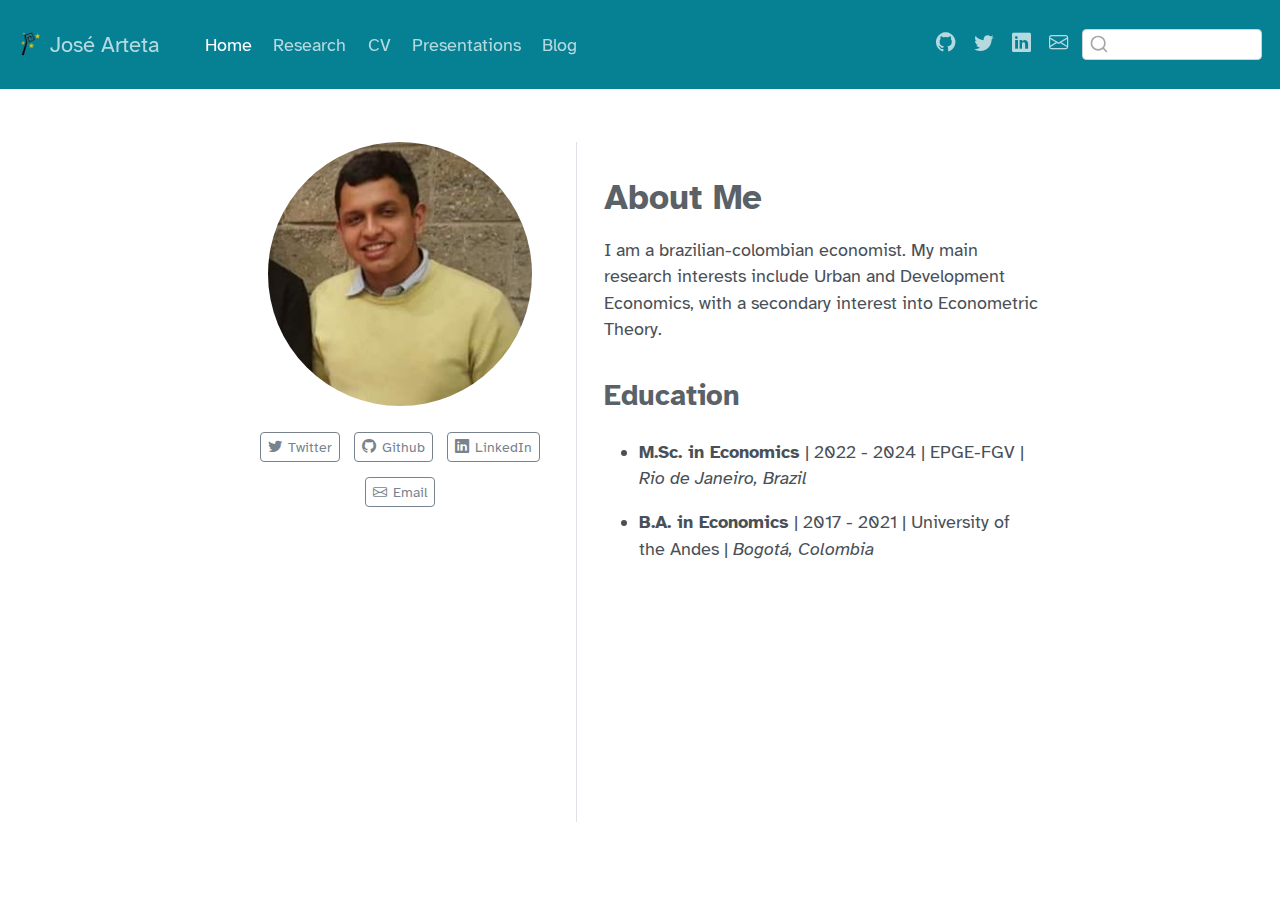
<file: docs/index.html>
<!DOCTYPE html>
<html xmlns="http://www.w3.org/1999/xhtml" lang="en" xml:lang="en"><head>

<meta charset="utf-8">
<meta name="generator" content="quarto-1.3.353">

<meta name="viewport" content="width=device-width, initial-scale=1.0, user-scalable=yes">


<title>José Arteta</title>
<style>
code{white-space: pre-wrap;}
span.smallcaps{font-variant: small-caps;}
div.columns{display: flex; gap: min(4vw, 1.5em);}
div.column{flex: auto; overflow-x: auto;}
div.hanging-indent{margin-left: 1.5em; text-indent: -1.5em;}
ul.task-list{list-style: none;}
ul.task-list li input[type="checkbox"] {
  width: 0.8em;
  margin: 0 0.8em 0.2em -1em; /* quarto-specific, see https://github.com/quarto-dev/quarto-cli/issues/4556 */ 
  vertical-align: middle;
}
</style>


<script src="site_libs/quarto-nav/quarto-nav.js"></script>
<script src="site_libs/clipboard/clipboard.min.js"></script>
<script src="site_libs/quarto-search/autocomplete.umd.js"></script>
<script src="site_libs/quarto-search/fuse.min.js"></script>
<script src="site_libs/quarto-search/quarto-search.js"></script>
<meta name="quarto:offset" content="./">
<link href="./img/favicon.png" rel="icon" type="image/png">
<script src="site_libs/quarto-html/quarto.js"></script>
<script src="site_libs/quarto-html/popper.min.js"></script>
<script src="site_libs/quarto-html/tippy.umd.min.js"></script>
<link href="site_libs/quarto-html/tippy.css" rel="stylesheet">
<link href="site_libs/quarto-html/quarto-syntax-highlighting.css" rel="stylesheet" id="quarto-text-highlighting-styles">
<script src="site_libs/bootstrap/bootstrap.min.js"></script>
<link href="site_libs/bootstrap/bootstrap-icons.css" rel="stylesheet">
<link href="site_libs/bootstrap/bootstrap.min.css" rel="stylesheet" id="quarto-bootstrap" data-mode="light">
<script id="quarto-search-options" type="application/json">{
  "location": "navbar",
  "copy-button": false,
  "collapse-after": 3,
  "panel-placement": "end",
  "type": "textbox",
  "limit": 20,
  "language": {
    "search-no-results-text": "No results",
    "search-matching-documents-text": "matching documents",
    "search-copy-link-title": "Copy link to search",
    "search-hide-matches-text": "Hide additional matches",
    "search-more-match-text": "more match in this document",
    "search-more-matches-text": "more matches in this document",
    "search-clear-button-title": "Clear",
    "search-detached-cancel-button-title": "Cancel",
    "search-submit-button-title": "Submit"
  }
}</script>


</head>

<body class="nav-fixed fullcontent">

<div id="quarto-search-results"></div>
  <header id="quarto-header" class="headroom fixed-top">
    <nav class="navbar navbar-expand-lg navbar-dark ">
      <div class="navbar-container container-fluid">
      <div class="navbar-brand-container">
    <a href="./index.html" class="navbar-brand navbar-brand-logo">
    <img src="./img/logo.png" alt="" class="navbar-logo">
    </a>
    <a class="navbar-brand" href="./index.html">
    <span class="navbar-title">José Arteta</span>
    </a>
  </div>
            <div id="quarto-search" class="" title="Search"></div>
          <button class="navbar-toggler" type="button" data-bs-toggle="collapse" data-bs-target="#navbarCollapse" aria-controls="navbarCollapse" aria-expanded="false" aria-label="Toggle navigation" onclick="if (window.quartoToggleHeadroom) { window.quartoToggleHeadroom(); }">
  <span class="navbar-toggler-icon"></span>
</button>
          <div class="collapse navbar-collapse" id="navbarCollapse">
            <ul class="navbar-nav navbar-nav-scroll me-auto">
  <li class="nav-item">
    <a class="nav-link active" href="./index.html" rel="" target="" aria-current="page">
 <span class="menu-text">Home</span></a>
  </li>  
  <li class="nav-item">
    <a class="nav-link" href="./research/index.html" rel="" target="">
 <span class="menu-text">Research</span></a>
  </li>  
  <li class="nav-item">
    <a class="nav-link" href="./cv/index.html" rel="" target="">
 <span class="menu-text">CV</span></a>
  </li>  
  <li class="nav-item">
    <a class="nav-link" href="./presentations/index.html" rel="" target="">
 <span class="menu-text">Presentations</span></a>
  </li>  
  <li class="nav-item">
    <a class="nav-link" href="./blog/index.html" rel="" target="">
 <span class="menu-text">Blog</span></a>
  </li>  
</ul>
            <ul class="navbar-nav navbar-nav-scroll ms-auto">
  <li class="nav-item compact">
    <a class="nav-link" href="https://github.com/josearteta" rel="" target=""><i class="bi bi-github" role="img">
</i> 
 <span class="menu-text"></span></a>
  </li>  
  <li class="nav-item compact">
    <a class="nav-link" href="https://twitter.com/puentes_arteta" rel="" target=""><i class="bi bi-twitter" role="img">
</i> 
 <span class="menu-text"></span></a>
  </li>  
  <li class="nav-item compact">
    <a class="nav-link" href="https://www.linkedin.com/in/jose-arteta/" rel="" target=""><i class="bi bi-linkedin" role="img">
</i> 
 <span class="menu-text"></span></a>
  </li>  
  <li class="nav-item compact">
    <a class="nav-link" href="mailto:jose.p.arteta@gmail.com" rel="" target=""><i class="bi bi-envelope" role="img" aria-label="email">
</i> 
 <span class="menu-text"></span></a>
  </li>  
</ul>
            <div class="quarto-navbar-tools">
</div>
          </div> <!-- /navcollapse -->
      </div> <!-- /container-fluid -->
    </nav>
</header>
<!-- content -->
<div id="quarto-content" class="quarto-container page-columns page-rows-contents page-layout-article page-navbar">
<!-- sidebar -->
<!-- margin-sidebar -->
    
<!-- main -->
<div class="quarto-about-trestles">
  <div class="about-entity">
    <img src="img/my_image.jpg" class="about-image
  round " style="height: 15em; width: 15em;">
    <div class="about-links">
  <a href="https://twitter.com/puentes_arteta" class="about-link" rel="" target="">
    <i class="bi bi-twitter"></i>
     <span class="about-link-text">Twitter</span>
  </a>
  <a href="https://github.com/josearteta" class="about-link" rel="" target="">
    <i class="bi bi-github"></i>
     <span class="about-link-text">Github</span>
  </a>
  <a href="https://www.linkedin.com/in/jose-arteta/" class="about-link" rel="" target="">
    <i class="bi bi-linkedin"></i>
     <span class="about-link-text">LinkedIn</span>
  </a>
  <a href="mailto:jose.p.arteta@gmail.com" class="about-link" rel="" target="">
    <i class="bi bi-envelope"></i>
     <span class="about-link-text">Email</span>
  </a>
</div>
  </div>
  <div class="about-contents"><main class="content" id="quarto-document-content">
<section id="about-me" class="level1">
<h1>About Me</h1>
<p>I am a brazilian-colombian economist. My main research interests include Urban and Development Economics, with a secondary interest into Econometric Theory.</p>
<section id="education" class="level2">
<h2 data-anchor-id="education">Education</h2>
<ul>
<li><p><strong>M.Sc. in Economics</strong> | 2022 - 2024 | EPGE-FGV | <em>Rio de Janeiro, Brazil</em></p></li>
<li><p><strong>B.A. in Economics</strong> | 2017 - 2021 | University of the Andes | <em>Bogotá, Colombia</em></p></li>
</ul>


</section>
</section>
</main></div>
</div>
 <!-- /main -->
<script id="quarto-html-after-body" type="application/javascript">
window.document.addEventListener("DOMContentLoaded", function (event) {
  const toggleBodyColorMode = (bsSheetEl) => {
    const mode = bsSheetEl.getAttribute("data-mode");
    const bodyEl = window.document.querySelector("body");
    if (mode === "dark") {
      bodyEl.classList.add("quarto-dark");
      bodyEl.classList.remove("quarto-light");
    } else {
      bodyEl.classList.add("quarto-light");
      bodyEl.classList.remove("quarto-dark");
    }
  }
  const toggleBodyColorPrimary = () => {
    const bsSheetEl = window.document.querySelector("link#quarto-bootstrap");
    if (bsSheetEl) {
      toggleBodyColorMode(bsSheetEl);
    }
  }
  toggleBodyColorPrimary();  
  const isCodeAnnotation = (el) => {
    for (const clz of el.classList) {
      if (clz.startsWith('code-annotation-')) {                     
        return true;
      }
    }
    return false;
  }
  const clipboard = new window.ClipboardJS('.code-copy-button', {
    text: function(trigger) {
      const codeEl = trigger.previousElementSibling.cloneNode(true);
      for (const childEl of codeEl.children) {
        if (isCodeAnnotation(childEl)) {
          childEl.remove();
        }
      }
      return codeEl.innerText;
    }
  });
  clipboard.on('success', function(e) {
    // button target
    const button = e.trigger;
    // don't keep focus
    button.blur();
    // flash "checked"
    button.classList.add('code-copy-button-checked');
    var currentTitle = button.getAttribute("title");
    button.setAttribute("title", "Copied!");
    let tooltip;
    if (window.bootstrap) {
      button.setAttribute("data-bs-toggle", "tooltip");
      button.setAttribute("data-bs-placement", "left");
      button.setAttribute("data-bs-title", "Copied!");
      tooltip = new bootstrap.Tooltip(button, 
        { trigger: "manual", 
          customClass: "code-copy-button-tooltip",
          offset: [0, -8]});
      tooltip.show();    
    }
    setTimeout(function() {
      if (tooltip) {
        tooltip.hide();
        button.removeAttribute("data-bs-title");
        button.removeAttribute("data-bs-toggle");
        button.removeAttribute("data-bs-placement");
      }
      button.setAttribute("title", currentTitle);
      button.classList.remove('code-copy-button-checked');
    }, 1000);
    // clear code selection
    e.clearSelection();
  });
  function tippyHover(el, contentFn) {
    const config = {
      allowHTML: true,
      content: contentFn,
      maxWidth: 500,
      delay: 100,
      arrow: false,
      appendTo: function(el) {
          return el.parentElement;
      },
      interactive: true,
      interactiveBorder: 10,
      theme: 'quarto',
      placement: 'bottom-start'
    };
    window.tippy(el, config); 
  }
  const noterefs = window.document.querySelectorAll('a[role="doc-noteref"]');
  for (var i=0; i<noterefs.length; i++) {
    const ref = noterefs[i];
    tippyHover(ref, function() {
      // use id or data attribute instead here
      let href = ref.getAttribute('data-footnote-href') || ref.getAttribute('href');
      try { href = new URL(href).hash; } catch {}
      const id = href.replace(/^#\/?/, "");
      const note = window.document.getElementById(id);
      return note.innerHTML;
    });
  }
      let selectedAnnoteEl;
      const selectorForAnnotation = ( cell, annotation) => {
        let cellAttr = 'data-code-cell="' + cell + '"';
        let lineAttr = 'data-code-annotation="' +  annotation + '"';
        const selector = 'span[' + cellAttr + '][' + lineAttr + ']';
        return selector;
      }
      const selectCodeLines = (annoteEl) => {
        const doc = window.document;
        const targetCell = annoteEl.getAttribute("data-target-cell");
        const targetAnnotation = annoteEl.getAttribute("data-target-annotation");
        const annoteSpan = window.document.querySelector(selectorForAnnotation(targetCell, targetAnnotation));
        const lines = annoteSpan.getAttribute("data-code-lines").split(",");
        const lineIds = lines.map((line) => {
          return targetCell + "-" + line;
        })
        let top = null;
        let height = null;
        let parent = null;
        if (lineIds.length > 0) {
            //compute the position of the single el (top and bottom and make a div)
            const el = window.document.getElementById(lineIds[0]);
            top = el.offsetTop;
            height = el.offsetHeight;
            parent = el.parentElement.parentElement;
          if (lineIds.length > 1) {
            const lastEl = window.document.getElementById(lineIds[lineIds.length - 1]);
            const bottom = lastEl.offsetTop + lastEl.offsetHeight;
            height = bottom - top;
          }
          if (top !== null && height !== null && parent !== null) {
            // cook up a div (if necessary) and position it 
            let div = window.document.getElementById("code-annotation-line-highlight");
            if (div === null) {
              div = window.document.createElement("div");
              div.setAttribute("id", "code-annotation-line-highlight");
              div.style.position = 'absolute';
              parent.appendChild(div);
            }
            div.style.top = top - 2 + "px";
            div.style.height = height + 4 + "px";
            let gutterDiv = window.document.getElementById("code-annotation-line-highlight-gutter");
            if (gutterDiv === null) {
              gutterDiv = window.document.createElement("div");
              gutterDiv.setAttribute("id", "code-annotation-line-highlight-gutter");
              gutterDiv.style.position = 'absolute';
              const codeCell = window.document.getElementById(targetCell);
              const gutter = codeCell.querySelector('.code-annotation-gutter');
              gutter.appendChild(gutterDiv);
            }
            gutterDiv.style.top = top - 2 + "px";
            gutterDiv.style.height = height + 4 + "px";
          }
          selectedAnnoteEl = annoteEl;
        }
      };
      const unselectCodeLines = () => {
        const elementsIds = ["code-annotation-line-highlight", "code-annotation-line-highlight-gutter"];
        elementsIds.forEach((elId) => {
          const div = window.document.getElementById(elId);
          if (div) {
            div.remove();
          }
        });
        selectedAnnoteEl = undefined;
      };
      // Attach click handler to the DT
      const annoteDls = window.document.querySelectorAll('dt[data-target-cell]');
      for (const annoteDlNode of annoteDls) {
        annoteDlNode.addEventListener('click', (event) => {
          const clickedEl = event.target;
          if (clickedEl !== selectedAnnoteEl) {
            unselectCodeLines();
            const activeEl = window.document.querySelector('dt[data-target-cell].code-annotation-active');
            if (activeEl) {
              activeEl.classList.remove('code-annotation-active');
            }
            selectCodeLines(clickedEl);
            clickedEl.classList.add('code-annotation-active');
          } else {
            // Unselect the line
            unselectCodeLines();
            clickedEl.classList.remove('code-annotation-active');
          }
        });
      }
  const findCites = (el) => {
    const parentEl = el.parentElement;
    if (parentEl) {
      const cites = parentEl.dataset.cites;
      if (cites) {
        return {
          el,
          cites: cites.split(' ')
        };
      } else {
        return findCites(el.parentElement)
      }
    } else {
      return undefined;
    }
  };
  var bibliorefs = window.document.querySelectorAll('a[role="doc-biblioref"]');
  for (var i=0; i<bibliorefs.length; i++) {
    const ref = bibliorefs[i];
    const citeInfo = findCites(ref);
    if (citeInfo) {
      tippyHover(citeInfo.el, function() {
        var popup = window.document.createElement('div');
        citeInfo.cites.forEach(function(cite) {
          var citeDiv = window.document.createElement('div');
          citeDiv.classList.add('hanging-indent');
          citeDiv.classList.add('csl-entry');
          var biblioDiv = window.document.getElementById('ref-' + cite);
          if (biblioDiv) {
            citeDiv.innerHTML = biblioDiv.innerHTML;
          }
          popup.appendChild(citeDiv);
        });
        return popup.innerHTML;
      });
    }
  }
});
</script>
</div> <!-- /content -->



</body></html>
</file>
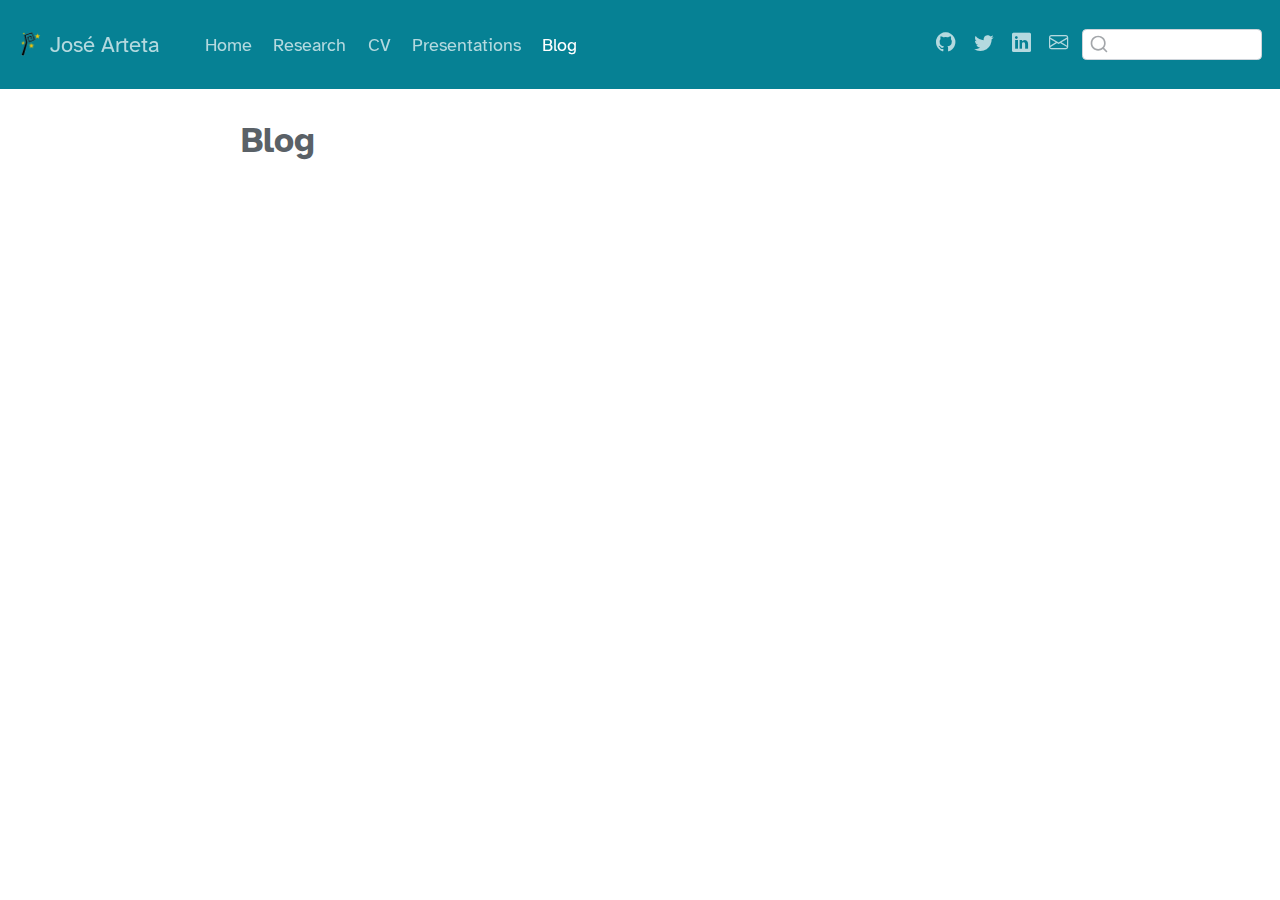
<file: docs/blog/index.html>
<!DOCTYPE html>
<html xmlns="http://www.w3.org/1999/xhtml" lang="en" xml:lang="en"><head>

<meta charset="utf-8">
<meta name="generator" content="quarto-1.3.353">

<meta name="viewport" content="width=device-width, initial-scale=1.0, user-scalable=yes">


<title>José Arteta - Blog</title>
<style>
code{white-space: pre-wrap;}
span.smallcaps{font-variant: small-caps;}
div.columns{display: flex; gap: min(4vw, 1.5em);}
div.column{flex: auto; overflow-x: auto;}
div.hanging-indent{margin-left: 1.5em; text-indent: -1.5em;}
ul.task-list{list-style: none;}
ul.task-list li input[type="checkbox"] {
  width: 0.8em;
  margin: 0 0.8em 0.2em -1em; /* quarto-specific, see https://github.com/quarto-dev/quarto-cli/issues/4556 */ 
  vertical-align: middle;
}
</style>


<script src="../site_libs/quarto-nav/quarto-nav.js"></script>
<script src="../site_libs/clipboard/clipboard.min.js"></script>
<script src="../site_libs/quarto-search/autocomplete.umd.js"></script>
<script src="../site_libs/quarto-search/fuse.min.js"></script>
<script src="../site_libs/quarto-search/quarto-search.js"></script>
<meta name="quarto:offset" content="../">
<link href="../img/favicon.png" rel="icon" type="image/png">
<script src="../site_libs/quarto-html/quarto.js"></script>
<script src="../site_libs/quarto-html/popper.min.js"></script>
<script src="../site_libs/quarto-html/tippy.umd.min.js"></script>
<script src="../site_libs/quarto-html/anchor.min.js"></script>
<link href="../site_libs/quarto-html/tippy.css" rel="stylesheet">
<link href="../site_libs/quarto-html/quarto-syntax-highlighting.css" rel="stylesheet" id="quarto-text-highlighting-styles">
<script src="../site_libs/bootstrap/bootstrap.min.js"></script>
<link href="../site_libs/bootstrap/bootstrap-icons.css" rel="stylesheet">
<link href="../site_libs/bootstrap/bootstrap.min.css" rel="stylesheet" id="quarto-bootstrap" data-mode="light">
<script id="quarto-search-options" type="application/json">{
  "location": "navbar",
  "copy-button": false,
  "collapse-after": 3,
  "panel-placement": "end",
  "type": "textbox",
  "limit": 20,
  "language": {
    "search-no-results-text": "No results",
    "search-matching-documents-text": "matching documents",
    "search-copy-link-title": "Copy link to search",
    "search-hide-matches-text": "Hide additional matches",
    "search-more-match-text": "more match in this document",
    "search-more-matches-text": "more matches in this document",
    "search-clear-button-title": "Clear",
    "search-detached-cancel-button-title": "Cancel",
    "search-submit-button-title": "Submit"
  }
}</script>


</head>

<body class="nav-fixed fullcontent">

<div id="quarto-search-results"></div>
  <header id="quarto-header" class="headroom fixed-top">
    <nav class="navbar navbar-expand-lg navbar-dark ">
      <div class="navbar-container container-fluid">
      <div class="navbar-brand-container">
    <a href="../index.html" class="navbar-brand navbar-brand-logo">
    <img src="../img/logo.png" alt="" class="navbar-logo">
    </a>
    <a class="navbar-brand" href="../index.html">
    <span class="navbar-title">José Arteta</span>
    </a>
  </div>
            <div id="quarto-search" class="" title="Search"></div>
          <button class="navbar-toggler" type="button" data-bs-toggle="collapse" data-bs-target="#navbarCollapse" aria-controls="navbarCollapse" aria-expanded="false" aria-label="Toggle navigation" onclick="if (window.quartoToggleHeadroom) { window.quartoToggleHeadroom(); }">
  <span class="navbar-toggler-icon"></span>
</button>
          <div class="collapse navbar-collapse" id="navbarCollapse">
            <ul class="navbar-nav navbar-nav-scroll me-auto">
  <li class="nav-item">
    <a class="nav-link" href="../index.html" rel="" target="">
 <span class="menu-text">Home</span></a>
  </li>  
  <li class="nav-item">
    <a class="nav-link" href="../research/index.html" rel="" target="">
 <span class="menu-text">Research</span></a>
  </li>  
  <li class="nav-item">
    <a class="nav-link" href="../cv/index.html" rel="" target="">
 <span class="menu-text">CV</span></a>
  </li>  
  <li class="nav-item">
    <a class="nav-link" href="../presentations/index.html" rel="" target="">
 <span class="menu-text">Presentations</span></a>
  </li>  
  <li class="nav-item">
    <a class="nav-link active" href="../blog/index.html" rel="" target="" aria-current="page">
 <span class="menu-text">Blog</span></a>
  </li>  
</ul>
            <ul class="navbar-nav navbar-nav-scroll ms-auto">
  <li class="nav-item compact">
    <a class="nav-link" href="https://github.com/josearteta" rel="" target=""><i class="bi bi-github" role="img">
</i> 
 <span class="menu-text"></span></a>
  </li>  
  <li class="nav-item compact">
    <a class="nav-link" href="https://twitter.com/puentes_arteta" rel="" target=""><i class="bi bi-twitter" role="img">
</i> 
 <span class="menu-text"></span></a>
  </li>  
  <li class="nav-item compact">
    <a class="nav-link" href="https://www.linkedin.com/in/jose-arteta/" rel="" target=""><i class="bi bi-linkedin" role="img">
</i> 
 <span class="menu-text"></span></a>
  </li>  
  <li class="nav-item compact">
    <a class="nav-link" href="mailto:jose.p.arteta@gmail.com" rel="" target=""><i class="bi bi-envelope" role="img" aria-label="email">
</i> 
 <span class="menu-text"></span></a>
  </li>  
</ul>
            <div class="quarto-navbar-tools">
</div>
          </div> <!-- /navcollapse -->
      </div> <!-- /container-fluid -->
    </nav>
</header>
<!-- content -->
<div id="quarto-content" class="quarto-container page-columns page-rows-contents page-layout-article page-navbar">
<!-- sidebar -->
<!-- margin-sidebar -->
    
<!-- main -->
<main class="content" id="quarto-document-content">

<header id="title-block-header" class="quarto-title-block default">
<div class="quarto-title">
<h1 class="title">Blog</h1>
</div>



<div class="quarto-title-meta">

    
  
    
  </div>
  

</header>




</main> <!-- /main -->
<script id="quarto-html-after-body" type="application/javascript">
window.document.addEventListener("DOMContentLoaded", function (event) {
  const toggleBodyColorMode = (bsSheetEl) => {
    const mode = bsSheetEl.getAttribute("data-mode");
    const bodyEl = window.document.querySelector("body");
    if (mode === "dark") {
      bodyEl.classList.add("quarto-dark");
      bodyEl.classList.remove("quarto-light");
    } else {
      bodyEl.classList.add("quarto-light");
      bodyEl.classList.remove("quarto-dark");
    }
  }
  const toggleBodyColorPrimary = () => {
    const bsSheetEl = window.document.querySelector("link#quarto-bootstrap");
    if (bsSheetEl) {
      toggleBodyColorMode(bsSheetEl);
    }
  }
  toggleBodyColorPrimary();  
  const icon = "";
  const anchorJS = new window.AnchorJS();
  anchorJS.options = {
    placement: 'right',
    icon: icon
  };
  anchorJS.add('.anchored');
  const isCodeAnnotation = (el) => {
    for (const clz of el.classList) {
      if (clz.startsWith('code-annotation-')) {                     
        return true;
      }
    }
    return false;
  }
  const clipboard = new window.ClipboardJS('.code-copy-button', {
    text: function(trigger) {
      const codeEl = trigger.previousElementSibling.cloneNode(true);
      for (const childEl of codeEl.children) {
        if (isCodeAnnotation(childEl)) {
          childEl.remove();
        }
      }
      return codeEl.innerText;
    }
  });
  clipboard.on('success', function(e) {
    // button target
    const button = e.trigger;
    // don't keep focus
    button.blur();
    // flash "checked"
    button.classList.add('code-copy-button-checked');
    var currentTitle = button.getAttribute("title");
    button.setAttribute("title", "Copied!");
    let tooltip;
    if (window.bootstrap) {
      button.setAttribute("data-bs-toggle", "tooltip");
      button.setAttribute("data-bs-placement", "left");
      button.setAttribute("data-bs-title", "Copied!");
      tooltip = new bootstrap.Tooltip(button, 
        { trigger: "manual", 
          customClass: "code-copy-button-tooltip",
          offset: [0, -8]});
      tooltip.show();    
    }
    setTimeout(function() {
      if (tooltip) {
        tooltip.hide();
        button.removeAttribute("data-bs-title");
        button.removeAttribute("data-bs-toggle");
        button.removeAttribute("data-bs-placement");
      }
      button.setAttribute("title", currentTitle);
      button.classList.remove('code-copy-button-checked');
    }, 1000);
    // clear code selection
    e.clearSelection();
  });
  function tippyHover(el, contentFn) {
    const config = {
      allowHTML: true,
      content: contentFn,
      maxWidth: 500,
      delay: 100,
      arrow: false,
      appendTo: function(el) {
          return el.parentElement;
      },
      interactive: true,
      interactiveBorder: 10,
      theme: 'quarto',
      placement: 'bottom-start'
    };
    window.tippy(el, config); 
  }
  const noterefs = window.document.querySelectorAll('a[role="doc-noteref"]');
  for (var i=0; i<noterefs.length; i++) {
    const ref = noterefs[i];
    tippyHover(ref, function() {
      // use id or data attribute instead here
      let href = ref.getAttribute('data-footnote-href') || ref.getAttribute('href');
      try { href = new URL(href).hash; } catch {}
      const id = href.replace(/^#\/?/, "");
      const note = window.document.getElementById(id);
      return note.innerHTML;
    });
  }
      let selectedAnnoteEl;
      const selectorForAnnotation = ( cell, annotation) => {
        let cellAttr = 'data-code-cell="' + cell + '"';
        let lineAttr = 'data-code-annotation="' +  annotation + '"';
        const selector = 'span[' + cellAttr + '][' + lineAttr + ']';
        return selector;
      }
      const selectCodeLines = (annoteEl) => {
        const doc = window.document;
        const targetCell = annoteEl.getAttribute("data-target-cell");
        const targetAnnotation = annoteEl.getAttribute("data-target-annotation");
        const annoteSpan = window.document.querySelector(selectorForAnnotation(targetCell, targetAnnotation));
        const lines = annoteSpan.getAttribute("data-code-lines").split(",");
        const lineIds = lines.map((line) => {
          return targetCell + "-" + line;
        })
        let top = null;
        let height = null;
        let parent = null;
        if (lineIds.length > 0) {
            //compute the position of the single el (top and bottom and make a div)
            const el = window.document.getElementById(lineIds[0]);
            top = el.offsetTop;
            height = el.offsetHeight;
            parent = el.parentElement.parentElement;
          if (lineIds.length > 1) {
            const lastEl = window.document.getElementById(lineIds[lineIds.length - 1]);
            const bottom = lastEl.offsetTop + lastEl.offsetHeight;
            height = bottom - top;
          }
          if (top !== null && height !== null && parent !== null) {
            // cook up a div (if necessary) and position it 
            let div = window.document.getElementById("code-annotation-line-highlight");
            if (div === null) {
              div = window.document.createElement("div");
              div.setAttribute("id", "code-annotation-line-highlight");
              div.style.position = 'absolute';
              parent.appendChild(div);
            }
            div.style.top = top - 2 + "px";
            div.style.height = height + 4 + "px";
            let gutterDiv = window.document.getElementById("code-annotation-line-highlight-gutter");
            if (gutterDiv === null) {
              gutterDiv = window.document.createElement("div");
              gutterDiv.setAttribute("id", "code-annotation-line-highlight-gutter");
              gutterDiv.style.position = 'absolute';
              const codeCell = window.document.getElementById(targetCell);
              const gutter = codeCell.querySelector('.code-annotation-gutter');
              gutter.appendChild(gutterDiv);
            }
            gutterDiv.style.top = top - 2 + "px";
            gutterDiv.style.height = height + 4 + "px";
          }
          selectedAnnoteEl = annoteEl;
        }
      };
      const unselectCodeLines = () => {
        const elementsIds = ["code-annotation-line-highlight", "code-annotation-line-highlight-gutter"];
        elementsIds.forEach((elId) => {
          const div = window.document.getElementById(elId);
          if (div) {
            div.remove();
          }
        });
        selectedAnnoteEl = undefined;
      };
      // Attach click handler to the DT
      const annoteDls = window.document.querySelectorAll('dt[data-target-cell]');
      for (const annoteDlNode of annoteDls) {
        annoteDlNode.addEventListener('click', (event) => {
          const clickedEl = event.target;
          if (clickedEl !== selectedAnnoteEl) {
            unselectCodeLines();
            const activeEl = window.document.querySelector('dt[data-target-cell].code-annotation-active');
            if (activeEl) {
              activeEl.classList.remove('code-annotation-active');
            }
            selectCodeLines(clickedEl);
            clickedEl.classList.add('code-annotation-active');
          } else {
            // Unselect the line
            unselectCodeLines();
            clickedEl.classList.remove('code-annotation-active');
          }
        });
      }
  const findCites = (el) => {
    const parentEl = el.parentElement;
    if (parentEl) {
      const cites = parentEl.dataset.cites;
      if (cites) {
        return {
          el,
          cites: cites.split(' ')
        };
      } else {
        return findCites(el.parentElement)
      }
    } else {
      return undefined;
    }
  };
  var bibliorefs = window.document.querySelectorAll('a[role="doc-biblioref"]');
  for (var i=0; i<bibliorefs.length; i++) {
    const ref = bibliorefs[i];
    const citeInfo = findCites(ref);
    if (citeInfo) {
      tippyHover(citeInfo.el, function() {
        var popup = window.document.createElement('div');
        citeInfo.cites.forEach(function(cite) {
          var citeDiv = window.document.createElement('div');
          citeDiv.classList.add('hanging-indent');
          citeDiv.classList.add('csl-entry');
          var biblioDiv = window.document.getElementById('ref-' + cite);
          if (biblioDiv) {
            citeDiv.innerHTML = biblioDiv.innerHTML;
          }
          popup.appendChild(citeDiv);
        });
        return popup.innerHTML;
      });
    }
  }
});
</script>
</div> <!-- /content -->



</body></html>
</file>
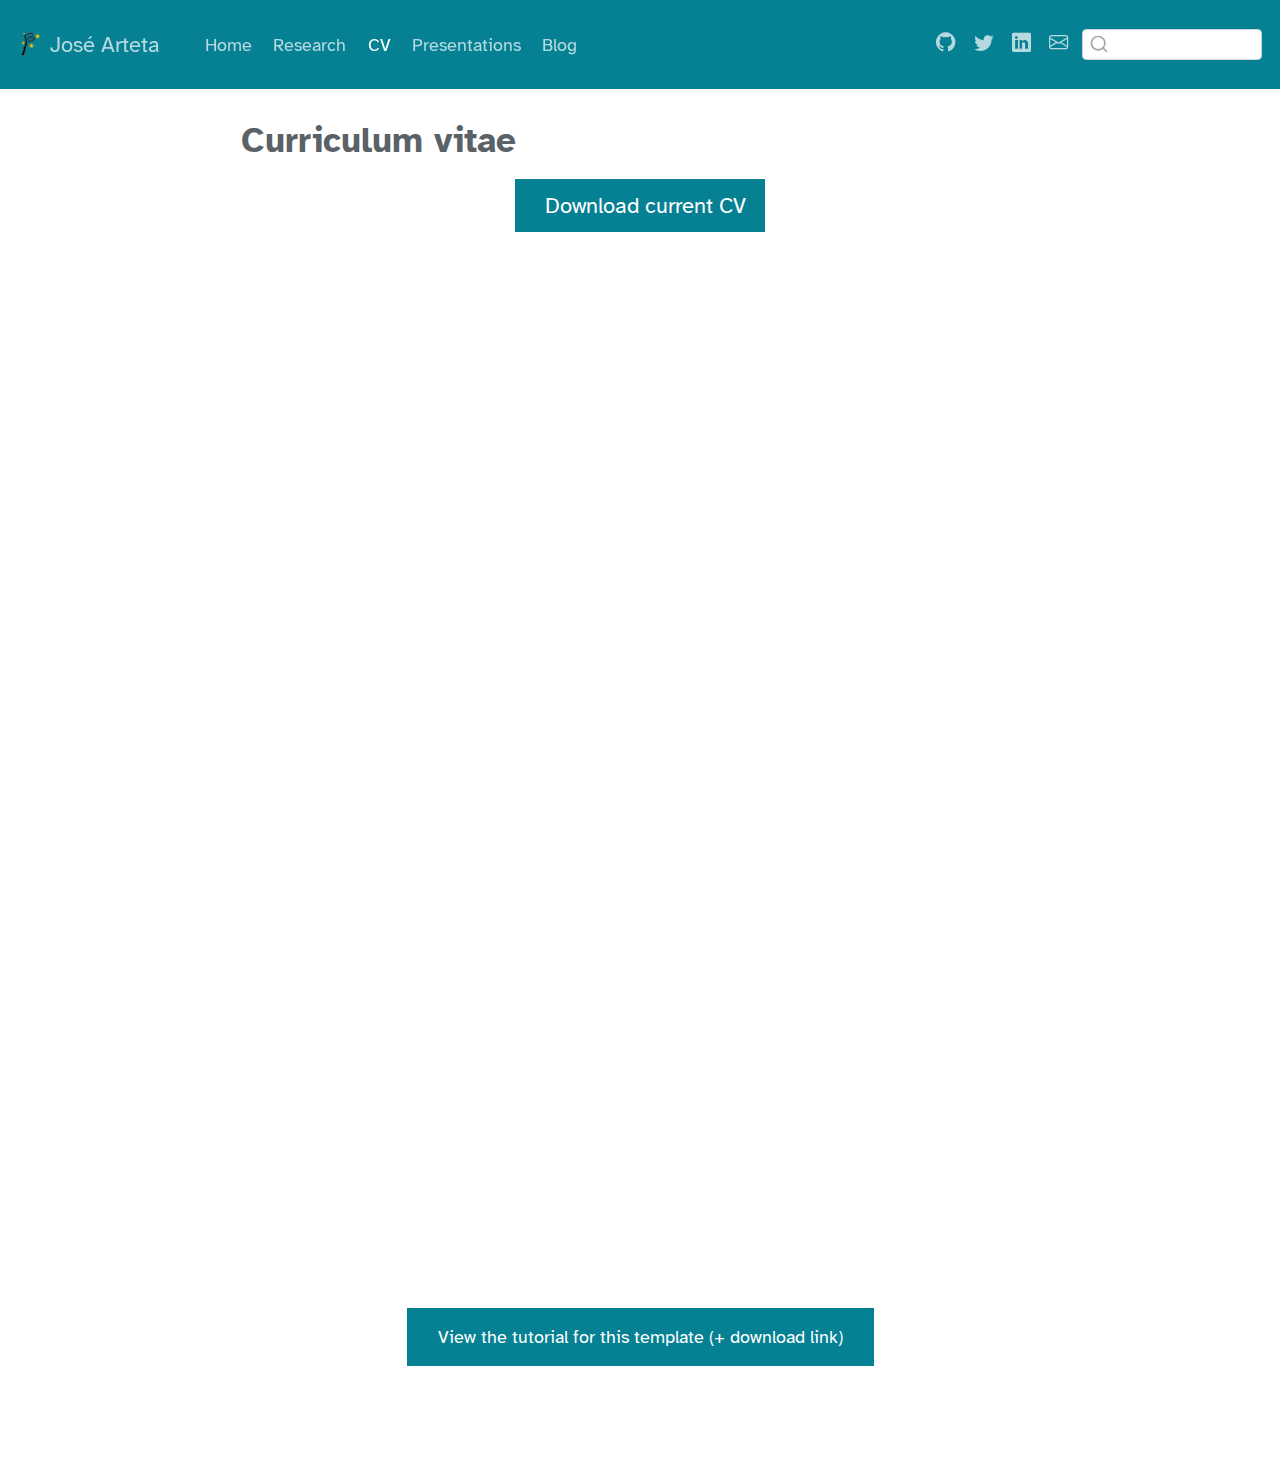
<file: docs/cv/index.html>
<!DOCTYPE html>
<html xmlns="http://www.w3.org/1999/xhtml" lang="en" xml:lang="en"><head>
<meta http-equiv="Content-Type" content="text/html; charset=UTF-8">
<meta charset="utf-8">
<meta name="generator" content="quarto-1.3.353">
<meta name="viewport" content="width=device-width, initial-scale=1.0, user-scalable=yes">
<title>José Arteta - Curriculum vitae</title>
<style>
code{white-space: pre-wrap;}
span.smallcaps{font-variant: small-caps;}
div.columns{display: flex; gap: min(4vw, 1.5em);}
div.column{flex: auto; overflow-x: auto;}
div.hanging-indent{margin-left: 1.5em; text-indent: -1.5em;}
ul.task-list{list-style: none;}
ul.task-list li input[type="checkbox"] {
  width: 0.8em;
  margin: 0 0.8em 0.2em -1em; /* quarto-specific, see https://github.com/quarto-dev/quarto-cli/issues/4556 */ 
  vertical-align: middle;
}
</style>

<script src="../site_libs/quarto-nav/quarto-nav.js"></script>
<script src="../site_libs/clipboard/clipboard.min.js"></script>
<script src="../site_libs/quarto-search/autocomplete.umd.js"></script>
<script src="../site_libs/quarto-search/fuse.min.js"></script>
<script src="../site_libs/quarto-search/quarto-search.js"></script>
<meta name="quarto:offset" content="../">
<link href="../img/favicon.png" rel="icon" type="image/png">
<script src="../site_libs/quarto-html/quarto.js"></script>
<script src="../site_libs/quarto-html/popper.min.js"></script>
<script src="../site_libs/quarto-html/tippy.umd.min.js"></script>
<script src="../site_libs/quarto-html/anchor.min.js"></script>
<link href="../site_libs/quarto-html/tippy.css" rel="stylesheet">
<link href="../site_libs/quarto-html/quarto-syntax-highlighting.css" rel="stylesheet" id="quarto-text-highlighting-styles">
<script src="../site_libs/bootstrap/bootstrap.min.js"></script>
<link href="../site_libs/bootstrap/bootstrap-icons.css" rel="stylesheet">
<link href="../site_libs/bootstrap/bootstrap.min.css" rel="stylesheet" id="quarto-bootstrap" data-mode="light"><script id="quarto-search-options" type="application/json">{
  "location": "navbar",
  "copy-button": false,
  "collapse-after": 3,
  "panel-placement": "end",
  "type": "textbox",
  "limit": 20,
  "language": {
    "search-no-results-text": "No results",
    "search-matching-documents-text": "matching documents",
    "search-copy-link-title": "Copy link to search",
    "search-hide-matches-text": "Hide additional matches",
    "search-more-match-text": "more match in this document",
    "search-more-matches-text": "more matches in this document",
    "search-clear-button-title": "Clear",
    "search-detached-cancel-button-title": "Cancel",
    "search-submit-button-title": "Submit"
  }
}</script>
</head>
<body class="nav-fixed fullcontent">

<div id="quarto-search-results"></div>
  <header id="quarto-header" class="headroom fixed-top"><nav class="navbar navbar-expand-lg navbar-dark "><div class="navbar-container container-fluid">
      <div class="navbar-brand-container">
    <a href="../index.html" class="navbar-brand navbar-brand-logo">
    <img src="../img/logo.png" alt="" class="navbar-logo"></a>
    <a class="navbar-brand" href="../index.html">
    <span class="navbar-title">José Arteta</span>
    </a>
  </div>
            <div id="quarto-search" class="" title="Search"></div>
          <button class="navbar-toggler" type="button" data-bs-toggle="collapse" data-bs-target="#navbarCollapse" aria-controls="navbarCollapse" aria-expanded="false" aria-label="Toggle navigation" onclick="if (window.quartoToggleHeadroom) { window.quartoToggleHeadroom(); }">
  <span class="navbar-toggler-icon"></span>
</button>
          <div class="collapse navbar-collapse" id="navbarCollapse">
            <ul class="navbar-nav navbar-nav-scroll me-auto">
<li class="nav-item">
    <a class="nav-link" href="../index.html" rel="" target="">
 <span class="menu-text">Home</span></a>
  </li>  
  <li class="nav-item">
    <a class="nav-link" href="../research/index.html" rel="" target="">
 <span class="menu-text">Research</span></a>
  </li>  
  <li class="nav-item">
    <a class="nav-link active" href="../cv/index.html" rel="" target="" aria-current="page">
 <span class="menu-text">CV</span></a>
  </li>  
  <li class="nav-item">
    <a class="nav-link" href="../presentations/index.html" rel="" target="">
 <span class="menu-text">Presentations</span></a>
  </li>  
  <li class="nav-item">
    <a class="nav-link" href="../blog/index.html" rel="" target="">
 <span class="menu-text">Blog</span></a>
  </li>  
</ul>
<ul class="navbar-nav navbar-nav-scroll ms-auto">
<li class="nav-item compact">
    <a class="nav-link" href="https://github.com/josearteta" rel="" target=""><i class="bi bi-github" role="img">
</i> 
 <span class="menu-text"></span></a>
  </li>  
  <li class="nav-item compact">
    <a class="nav-link" href="https://twitter.com/puentes_arteta" rel="" target=""><i class="bi bi-twitter" role="img">
</i> 
 <span class="menu-text"></span></a>
  </li>  
  <li class="nav-item compact">
    <a class="nav-link" href="https://www.linkedin.com/in/jose-arteta/" rel="" target=""><i class="bi bi-linkedin" role="img">
</i> 
 <span class="menu-text"></span></a>
  </li>  
  <li class="nav-item compact">
    <a class="nav-link" href="mailto:jose.p.arteta@gmail.com" rel="" target=""><i class="bi bi-envelope" role="img" aria-label="email">
</i> 
 <span class="menu-text"></span></a>
  </li>  
</ul>
<div class="quarto-navbar-tools">
</div>
          </div> <!-- /navcollapse -->
      </div> <!-- /container-fluid -->
    </nav></header><!-- content --><div id="quarto-content" class="quarto-container page-columns page-rows-contents page-layout-article page-navbar">
<!-- sidebar -->
<!-- margin-sidebar -->
    
<!-- main -->
<main class="content" id="quarto-document-content"><header id="title-block-header" class="quarto-title-block default"><div class="quarto-title">
<h1 class="title">Curriculum vitae</h1>
</div>



<div class="quarto-title-meta">

    
  
    
  </div>
  

</header><div class="cell">
<style type="text/css">
.embed-container {
    position: relative;
    padding-bottom: 129%;
    height: 0;
    overflow: hidden;
    max-width: 100%;
}
.embed-container iframe,
.embed-container object,
.embed-container embed {
    position: absolute;
    top: 0;
    left: 0;
    width: 100%;
    height: 100%;
}
</style>
</div>
<p class="text-center">
  <a class="btn btn-primary btn-lg cv-download" href="cv.pdf" target="_blank">
    <i class="fa-solid fa-file-arrow-down"></i> Download current CV
  </a>
</p>
<div class="embed-container">
  <iframe src="cv.pdf#toolbar=0" style="border: 0.5px;width: 100%;"></iframe>
</div>
<div style="margin: 30px; text-align: center;">
<a class="btn btn-primary" href="https://www.marvinschmitt.com/blog/website-tutorial-quarto/" role="button" target="_blank" style="padding: 15px 30px;">View the tutorial for this template (+ download link)</a>
</div>



</main><!-- /main --><script id="quarto-html-after-body" type="application/javascript">
window.document.addEventListener("DOMContentLoaded", function (event) {
  const toggleBodyColorMode = (bsSheetEl) => {
    const mode = bsSheetEl.getAttribute("data-mode");
    const bodyEl = window.document.querySelector("body");
    if (mode === "dark") {
      bodyEl.classList.add("quarto-dark");
      bodyEl.classList.remove("quarto-light");
    } else {
      bodyEl.classList.add("quarto-light");
      bodyEl.classList.remove("quarto-dark");
    }
  }
  const toggleBodyColorPrimary = () => {
    const bsSheetEl = window.document.querySelector("link#quarto-bootstrap");
    if (bsSheetEl) {
      toggleBodyColorMode(bsSheetEl);
    }
  }
  toggleBodyColorPrimary();  
  const icon = "";
  const anchorJS = new window.AnchorJS();
  anchorJS.options = {
    placement: 'right',
    icon: icon
  };
  anchorJS.add('.anchored');
  const isCodeAnnotation = (el) => {
    for (const clz of el.classList) {
      if (clz.startsWith('code-annotation-')) {                     
        return true;
      }
    }
    return false;
  }
  const clipboard = new window.ClipboardJS('.code-copy-button', {
    text: function(trigger) {
      const codeEl = trigger.previousElementSibling.cloneNode(true);
      for (const childEl of codeEl.children) {
        if (isCodeAnnotation(childEl)) {
          childEl.remove();
        }
      }
      return codeEl.innerText;
    }
  });
  clipboard.on('success', function(e) {
    // button target
    const button = e.trigger;
    // don't keep focus
    button.blur();
    // flash "checked"
    button.classList.add('code-copy-button-checked');
    var currentTitle = button.getAttribute("title");
    button.setAttribute("title", "Copied!");
    let tooltip;
    if (window.bootstrap) {
      button.setAttribute("data-bs-toggle", "tooltip");
      button.setAttribute("data-bs-placement", "left");
      button.setAttribute("data-bs-title", "Copied!");
      tooltip = new bootstrap.Tooltip(button, 
        { trigger: "manual", 
          customClass: "code-copy-button-tooltip",
          offset: [0, -8]});
      tooltip.show();    
    }
    setTimeout(function() {
      if (tooltip) {
        tooltip.hide();
        button.removeAttribute("data-bs-title");
        button.removeAttribute("data-bs-toggle");
        button.removeAttribute("data-bs-placement");
      }
      button.setAttribute("title", currentTitle);
      button.classList.remove('code-copy-button-checked');
    }, 1000);
    // clear code selection
    e.clearSelection();
  });
  function tippyHover(el, contentFn) {
    const config = {
      allowHTML: true,
      content: contentFn,
      maxWidth: 500,
      delay: 100,
      arrow: false,
      appendTo: function(el) {
          return el.parentElement;
      },
      interactive: true,
      interactiveBorder: 10,
      theme: 'quarto',
      placement: 'bottom-start'
    };
    window.tippy(el, config); 
  }
  const noterefs = window.document.querySelectorAll('a[role="doc-noteref"]');
  for (var i=0; i<noterefs.length; i++) {
    const ref = noterefs[i];
    tippyHover(ref, function() {
      // use id or data attribute instead here
      let href = ref.getAttribute('data-footnote-href') || ref.getAttribute('href');
      try { href = new URL(href).hash; } catch {}
      const id = href.replace(/^#\/?/, "");
      const note = window.document.getElementById(id);
      return note.innerHTML;
    });
  }
      let selectedAnnoteEl;
      const selectorForAnnotation = ( cell, annotation) => {
        let cellAttr = 'data-code-cell="' + cell + '"';
        let lineAttr = 'data-code-annotation="' +  annotation + '"';
        const selector = 'span[' + cellAttr + '][' + lineAttr + ']';
        return selector;
      }
      const selectCodeLines = (annoteEl) => {
        const doc = window.document;
        const targetCell = annoteEl.getAttribute("data-target-cell");
        const targetAnnotation = annoteEl.getAttribute("data-target-annotation");
        const annoteSpan = window.document.querySelector(selectorForAnnotation(targetCell, targetAnnotation));
        const lines = annoteSpan.getAttribute("data-code-lines").split(",");
        const lineIds = lines.map((line) => {
          return targetCell + "-" + line;
        })
        let top = null;
        let height = null;
        let parent = null;
        if (lineIds.length > 0) {
            //compute the position of the single el (top and bottom and make a div)
            const el = window.document.getElementById(lineIds[0]);
            top = el.offsetTop;
            height = el.offsetHeight;
            parent = el.parentElement.parentElement;
          if (lineIds.length > 1) {
            const lastEl = window.document.getElementById(lineIds[lineIds.length - 1]);
            const bottom = lastEl.offsetTop + lastEl.offsetHeight;
            height = bottom - top;
          }
          if (top !== null && height !== null && parent !== null) {
            // cook up a div (if necessary) and position it 
            let div = window.document.getElementById("code-annotation-line-highlight");
            if (div === null) {
              div = window.document.createElement("div");
              div.setAttribute("id", "code-annotation-line-highlight");
              div.style.position = 'absolute';
              parent.appendChild(div);
            }
            div.style.top = top - 2 + "px";
            div.style.height = height + 4 + "px";
            let gutterDiv = window.document.getElementById("code-annotation-line-highlight-gutter");
            if (gutterDiv === null) {
              gutterDiv = window.document.createElement("div");
              gutterDiv.setAttribute("id", "code-annotation-line-highlight-gutter");
              gutterDiv.style.position = 'absolute';
              const codeCell = window.document.getElementById(targetCell);
              const gutter = codeCell.querySelector('.code-annotation-gutter');
              gutter.appendChild(gutterDiv);
            }
            gutterDiv.style.top = top - 2 + "px";
            gutterDiv.style.height = height + 4 + "px";
          }
          selectedAnnoteEl = annoteEl;
        }
      };
      const unselectCodeLines = () => {
        const elementsIds = ["code-annotation-line-highlight", "code-annotation-line-highlight-gutter"];
        elementsIds.forEach((elId) => {
          const div = window.document.getElementById(elId);
          if (div) {
            div.remove();
          }
        });
        selectedAnnoteEl = undefined;
      };
      // Attach click handler to the DT
      const annoteDls = window.document.querySelectorAll('dt[data-target-cell]');
      for (const annoteDlNode of annoteDls) {
        annoteDlNode.addEventListener('click', (event) => {
          const clickedEl = event.target;
          if (clickedEl !== selectedAnnoteEl) {
            unselectCodeLines();
            const activeEl = window.document.querySelector('dt[data-target-cell].code-annotation-active');
            if (activeEl) {
              activeEl.classList.remove('code-annotation-active');
            }
            selectCodeLines(clickedEl);
            clickedEl.classList.add('code-annotation-active');
          } else {
            // Unselect the line
            unselectCodeLines();
            clickedEl.classList.remove('code-annotation-active');
          }
        });
      }
  const findCites = (el) => {
    const parentEl = el.parentElement;
    if (parentEl) {
      const cites = parentEl.dataset.cites;
      if (cites) {
        return {
          el,
          cites: cites.split(' ')
        };
      } else {
        return findCites(el.parentElement)
      }
    } else {
      return undefined;
    }
  };
  var bibliorefs = window.document.querySelectorAll('a[role="doc-biblioref"]');
  for (var i=0; i<bibliorefs.length; i++) {
    const ref = bibliorefs[i];
    const citeInfo = findCites(ref);
    if (citeInfo) {
      tippyHover(citeInfo.el, function() {
        var popup = window.document.createElement('div');
        citeInfo.cites.forEach(function(cite) {
          var citeDiv = window.document.createElement('div');
          citeDiv.classList.add('hanging-indent');
          citeDiv.classList.add('csl-entry');
          var biblioDiv = window.document.getElementById('ref-' + cite);
          if (biblioDiv) {
            citeDiv.innerHTML = biblioDiv.innerHTML;
          }
          popup.appendChild(citeDiv);
        });
        return popup.innerHTML;
      });
    }
  }
});
</script>
</div> <!-- /content -->



</body></html>
</file>
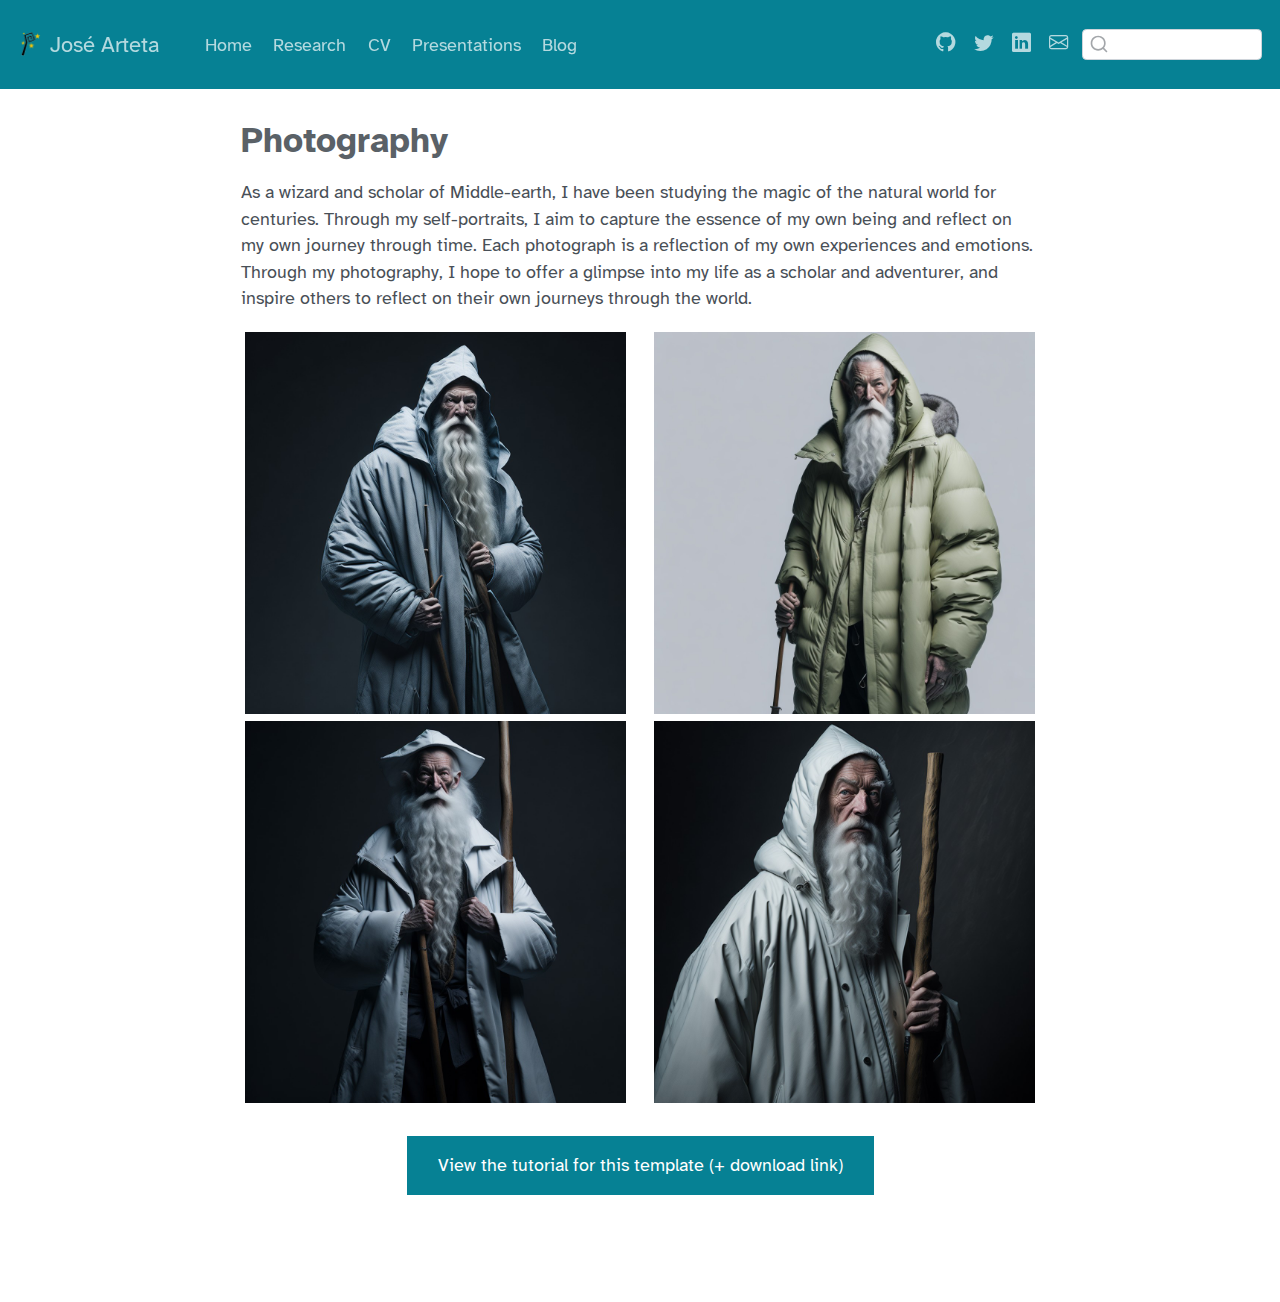
<file: docs/photography/index.html>
<!DOCTYPE html>
<html xmlns="http://www.w3.org/1999/xhtml" lang="en" xml:lang="en"><head>

<meta charset="utf-8">
<meta name="generator" content="quarto-1.3.353">

<meta name="viewport" content="width=device-width, initial-scale=1.0, user-scalable=yes">


<title>José Arteta - Photography</title>
<style>
code{white-space: pre-wrap;}
span.smallcaps{font-variant: small-caps;}
div.columns{display: flex; gap: min(4vw, 1.5em);}
div.column{flex: auto; overflow-x: auto;}
div.hanging-indent{margin-left: 1.5em; text-indent: -1.5em;}
ul.task-list{list-style: none;}
ul.task-list li input[type="checkbox"] {
  width: 0.8em;
  margin: 0 0.8em 0.2em -1em; /* quarto-specific, see https://github.com/quarto-dev/quarto-cli/issues/4556 */ 
  vertical-align: middle;
}
</style>


<script src="../site_libs/quarto-nav/quarto-nav.js"></script>
<script src="../site_libs/clipboard/clipboard.min.js"></script>
<script src="../site_libs/quarto-search/autocomplete.umd.js"></script>
<script src="../site_libs/quarto-search/fuse.min.js"></script>
<script src="../site_libs/quarto-search/quarto-search.js"></script>
<meta name="quarto:offset" content="../">
<link href="../img/favicon.png" rel="icon" type="image/png">
<script src="../site_libs/quarto-html/quarto.js"></script>
<script src="../site_libs/quarto-html/popper.min.js"></script>
<script src="../site_libs/quarto-html/tippy.umd.min.js"></script>
<script src="../site_libs/quarto-html/anchor.min.js"></script>
<link href="../site_libs/quarto-html/tippy.css" rel="stylesheet">
<link href="../site_libs/quarto-html/quarto-syntax-highlighting.css" rel="stylesheet" id="quarto-text-highlighting-styles">
<script src="../site_libs/bootstrap/bootstrap.min.js"></script>
<link href="../site_libs/bootstrap/bootstrap-icons.css" rel="stylesheet">
<link href="../site_libs/bootstrap/bootstrap.min.css" rel="stylesheet" id="quarto-bootstrap" data-mode="light">
<script id="quarto-search-options" type="application/json">{
  "location": "navbar",
  "copy-button": false,
  "collapse-after": 3,
  "panel-placement": "end",
  "type": "textbox",
  "limit": 20,
  "language": {
    "search-no-results-text": "No results",
    "search-matching-documents-text": "matching documents",
    "search-copy-link-title": "Copy link to search",
    "search-hide-matches-text": "Hide additional matches",
    "search-more-match-text": "more match in this document",
    "search-more-matches-text": "more matches in this document",
    "search-clear-button-title": "Clear",
    "search-detached-cancel-button-title": "Cancel",
    "search-submit-button-title": "Submit"
  }
}</script>


</head>

<body class="nav-fixed fullcontent">

<div id="quarto-search-results"></div>
  <header id="quarto-header" class="headroom fixed-top">
    <nav class="navbar navbar-expand-lg navbar-dark ">
      <div class="navbar-container container-fluid">
      <div class="navbar-brand-container">
    <a href="../index.html" class="navbar-brand navbar-brand-logo">
    <img src="../img/logo.png" alt="" class="navbar-logo">
    </a>
    <a class="navbar-brand" href="../index.html">
    <span class="navbar-title">José Arteta</span>
    </a>
  </div>
            <div id="quarto-search" class="" title="Search"></div>
          <button class="navbar-toggler" type="button" data-bs-toggle="collapse" data-bs-target="#navbarCollapse" aria-controls="navbarCollapse" aria-expanded="false" aria-label="Toggle navigation" onclick="if (window.quartoToggleHeadroom) { window.quartoToggleHeadroom(); }">
  <span class="navbar-toggler-icon"></span>
</button>
          <div class="collapse navbar-collapse" id="navbarCollapse">
            <ul class="navbar-nav navbar-nav-scroll me-auto">
  <li class="nav-item">
    <a class="nav-link" href="../index.html" rel="" target="">
 <span class="menu-text">Home</span></a>
  </li>  
  <li class="nav-item">
    <a class="nav-link" href="../research/index.html" rel="" target="">
 <span class="menu-text">Research</span></a>
  </li>  
  <li class="nav-item">
    <a class="nav-link" href="../cv/index.html" rel="" target="">
 <span class="menu-text">CV</span></a>
  </li>  
  <li class="nav-item">
    <a class="nav-link" href="../presentations/index.html" rel="" target="">
 <span class="menu-text">Presentations</span></a>
  </li>  
  <li class="nav-item">
    <a class="nav-link" href="../blog/index.html" rel="" target="">
 <span class="menu-text">Blog</span></a>
  </li>  
</ul>
            <ul class="navbar-nav navbar-nav-scroll ms-auto">
  <li class="nav-item compact">
    <a class="nav-link" href="https://github.com/josearteta" rel="" target=""><i class="bi bi-github" role="img">
</i> 
 <span class="menu-text"></span></a>
  </li>  
  <li class="nav-item compact">
    <a class="nav-link" href="https://twitter.com/puentes_arteta" rel="" target=""><i class="bi bi-twitter" role="img">
</i> 
 <span class="menu-text"></span></a>
  </li>  
  <li class="nav-item compact">
    <a class="nav-link" href="https://www.linkedin.com/in/jose-arteta/" rel="" target=""><i class="bi bi-linkedin" role="img">
</i> 
 <span class="menu-text"></span></a>
  </li>  
  <li class="nav-item compact">
    <a class="nav-link" href="mailto:jose.p.arteta@gmail.com" rel="" target=""><i class="bi bi-envelope" role="img" aria-label="email">
</i> 
 <span class="menu-text"></span></a>
  </li>  
</ul>
            <div class="quarto-navbar-tools">
</div>
          </div> <!-- /navcollapse -->
      </div> <!-- /container-fluid -->
    </nav>
</header>
<!-- content -->
<div id="quarto-content" class="quarto-container page-columns page-rows-contents page-layout-article page-navbar">
<!-- sidebar -->
<!-- margin-sidebar -->
    
<!-- main -->
<main class="content" id="quarto-document-content">

<header id="title-block-header" class="quarto-title-block default">
<div class="quarto-title">
<h1 class="title">Photography</h1>
</div>



<div class="quarto-title-meta">

    
  
    
  </div>
  

</header>

<p>As a wizard and scholar of Middle-earth, I have been studying the magic of the natural world for centuries. Through my self-portraits, I aim to capture the essence of my own being and reflect on my own journey through time. Each photograph is a reflection of my own experiences and emotions. Through my photography, I hope to offer a glimpse into my life as a scholar and adventurer, and inspire others to reflect on their own journeys through the world.</p>
<div class="quarto-layout-panel">
<div class="quarto-layout-row quarto-layout-valign-top">
<div class="quarto-layout-cell" style="flex-basis: 50.0%;justify-content: center;">
<p><img src="gandalf_image_1.jpg" class="img-fluid"></p>
</div>
<div class="quarto-layout-cell" style="flex-basis: 50.0%;justify-content: center;">
<p><img src="gandalf_image_2.jpg" class="img-fluid"></p>
</div>
</div>
<div class="quarto-layout-row quarto-layout-valign-top">
<div class="quarto-layout-cell" style="flex-basis: 50.0%;justify-content: center;">
<p><img src="gandalf_image_3.jpg" class="img-fluid"></p>
</div>
<div class="quarto-layout-cell" style="flex-basis: 50.0%;justify-content: center;">
<p><img src="gandalf_image_4.jpg" class="img-fluid"></p>
</div>
</div>
</div>
<div style="margin: 30px; text-align: center;">
<a class="btn btn-primary" href="https://www.marvinschmitt.com/blog/website-tutorial-quarto/" role="button" target="_blank" style="padding: 15px 30px;">View the tutorial for this template (+ download link)</a>
</div>



</main> <!-- /main -->
<script id="quarto-html-after-body" type="application/javascript">
window.document.addEventListener("DOMContentLoaded", function (event) {
  const toggleBodyColorMode = (bsSheetEl) => {
    const mode = bsSheetEl.getAttribute("data-mode");
    const bodyEl = window.document.querySelector("body");
    if (mode === "dark") {
      bodyEl.classList.add("quarto-dark");
      bodyEl.classList.remove("quarto-light");
    } else {
      bodyEl.classList.add("quarto-light");
      bodyEl.classList.remove("quarto-dark");
    }
  }
  const toggleBodyColorPrimary = () => {
    const bsSheetEl = window.document.querySelector("link#quarto-bootstrap");
    if (bsSheetEl) {
      toggleBodyColorMode(bsSheetEl);
    }
  }
  toggleBodyColorPrimary();  
  const icon = "";
  const anchorJS = new window.AnchorJS();
  anchorJS.options = {
    placement: 'right',
    icon: icon
  };
  anchorJS.add('.anchored');
  const isCodeAnnotation = (el) => {
    for (const clz of el.classList) {
      if (clz.startsWith('code-annotation-')) {                     
        return true;
      }
    }
    return false;
  }
  const clipboard = new window.ClipboardJS('.code-copy-button', {
    text: function(trigger) {
      const codeEl = trigger.previousElementSibling.cloneNode(true);
      for (const childEl of codeEl.children) {
        if (isCodeAnnotation(childEl)) {
          childEl.remove();
        }
      }
      return codeEl.innerText;
    }
  });
  clipboard.on('success', function(e) {
    // button target
    const button = e.trigger;
    // don't keep focus
    button.blur();
    // flash "checked"
    button.classList.add('code-copy-button-checked');
    var currentTitle = button.getAttribute("title");
    button.setAttribute("title", "Copied!");
    let tooltip;
    if (window.bootstrap) {
      button.setAttribute("data-bs-toggle", "tooltip");
      button.setAttribute("data-bs-placement", "left");
      button.setAttribute("data-bs-title", "Copied!");
      tooltip = new bootstrap.Tooltip(button, 
        { trigger: "manual", 
          customClass: "code-copy-button-tooltip",
          offset: [0, -8]});
      tooltip.show();    
    }
    setTimeout(function() {
      if (tooltip) {
        tooltip.hide();
        button.removeAttribute("data-bs-title");
        button.removeAttribute("data-bs-toggle");
        button.removeAttribute("data-bs-placement");
      }
      button.setAttribute("title", currentTitle);
      button.classList.remove('code-copy-button-checked');
    }, 1000);
    // clear code selection
    e.clearSelection();
  });
  function tippyHover(el, contentFn) {
    const config = {
      allowHTML: true,
      content: contentFn,
      maxWidth: 500,
      delay: 100,
      arrow: false,
      appendTo: function(el) {
          return el.parentElement;
      },
      interactive: true,
      interactiveBorder: 10,
      theme: 'quarto',
      placement: 'bottom-start'
    };
    window.tippy(el, config); 
  }
  const noterefs = window.document.querySelectorAll('a[role="doc-noteref"]');
  for (var i=0; i<noterefs.length; i++) {
    const ref = noterefs[i];
    tippyHover(ref, function() {
      // use id or data attribute instead here
      let href = ref.getAttribute('data-footnote-href') || ref.getAttribute('href');
      try { href = new URL(href).hash; } catch {}
      const id = href.replace(/^#\/?/, "");
      const note = window.document.getElementById(id);
      return note.innerHTML;
    });
  }
      let selectedAnnoteEl;
      const selectorForAnnotation = ( cell, annotation) => {
        let cellAttr = 'data-code-cell="' + cell + '"';
        let lineAttr = 'data-code-annotation="' +  annotation + '"';
        const selector = 'span[' + cellAttr + '][' + lineAttr + ']';
        return selector;
      }
      const selectCodeLines = (annoteEl) => {
        const doc = window.document;
        const targetCell = annoteEl.getAttribute("data-target-cell");
        const targetAnnotation = annoteEl.getAttribute("data-target-annotation");
        const annoteSpan = window.document.querySelector(selectorForAnnotation(targetCell, targetAnnotation));
        const lines = annoteSpan.getAttribute("data-code-lines").split(",");
        const lineIds = lines.map((line) => {
          return targetCell + "-" + line;
        })
        let top = null;
        let height = null;
        let parent = null;
        if (lineIds.length > 0) {
            //compute the position of the single el (top and bottom and make a div)
            const el = window.document.getElementById(lineIds[0]);
            top = el.offsetTop;
            height = el.offsetHeight;
            parent = el.parentElement.parentElement;
          if (lineIds.length > 1) {
            const lastEl = window.document.getElementById(lineIds[lineIds.length - 1]);
            const bottom = lastEl.offsetTop + lastEl.offsetHeight;
            height = bottom - top;
          }
          if (top !== null && height !== null && parent !== null) {
            // cook up a div (if necessary) and position it 
            let div = window.document.getElementById("code-annotation-line-highlight");
            if (div === null) {
              div = window.document.createElement("div");
              div.setAttribute("id", "code-annotation-line-highlight");
              div.style.position = 'absolute';
              parent.appendChild(div);
            }
            div.style.top = top - 2 + "px";
            div.style.height = height + 4 + "px";
            let gutterDiv = window.document.getElementById("code-annotation-line-highlight-gutter");
            if (gutterDiv === null) {
              gutterDiv = window.document.createElement("div");
              gutterDiv.setAttribute("id", "code-annotation-line-highlight-gutter");
              gutterDiv.style.position = 'absolute';
              const codeCell = window.document.getElementById(targetCell);
              const gutter = codeCell.querySelector('.code-annotation-gutter');
              gutter.appendChild(gutterDiv);
            }
            gutterDiv.style.top = top - 2 + "px";
            gutterDiv.style.height = height + 4 + "px";
          }
          selectedAnnoteEl = annoteEl;
        }
      };
      const unselectCodeLines = () => {
        const elementsIds = ["code-annotation-line-highlight", "code-annotation-line-highlight-gutter"];
        elementsIds.forEach((elId) => {
          const div = window.document.getElementById(elId);
          if (div) {
            div.remove();
          }
        });
        selectedAnnoteEl = undefined;
      };
      // Attach click handler to the DT
      const annoteDls = window.document.querySelectorAll('dt[data-target-cell]');
      for (const annoteDlNode of annoteDls) {
        annoteDlNode.addEventListener('click', (event) => {
          const clickedEl = event.target;
          if (clickedEl !== selectedAnnoteEl) {
            unselectCodeLines();
            const activeEl = window.document.querySelector('dt[data-target-cell].code-annotation-active');
            if (activeEl) {
              activeEl.classList.remove('code-annotation-active');
            }
            selectCodeLines(clickedEl);
            clickedEl.classList.add('code-annotation-active');
          } else {
            // Unselect the line
            unselectCodeLines();
            clickedEl.classList.remove('code-annotation-active');
          }
        });
      }
  const findCites = (el) => {
    const parentEl = el.parentElement;
    if (parentEl) {
      const cites = parentEl.dataset.cites;
      if (cites) {
        return {
          el,
          cites: cites.split(' ')
        };
      } else {
        return findCites(el.parentElement)
      }
    } else {
      return undefined;
    }
  };
  var bibliorefs = window.document.querySelectorAll('a[role="doc-biblioref"]');
  for (var i=0; i<bibliorefs.length; i++) {
    const ref = bibliorefs[i];
    const citeInfo = findCites(ref);
    if (citeInfo) {
      tippyHover(citeInfo.el, function() {
        var popup = window.document.createElement('div');
        citeInfo.cites.forEach(function(cite) {
          var citeDiv = window.document.createElement('div');
          citeDiv.classList.add('hanging-indent');
          citeDiv.classList.add('csl-entry');
          var biblioDiv = window.document.getElementById('ref-' + cite);
          if (biblioDiv) {
            citeDiv.innerHTML = biblioDiv.innerHTML;
          }
          popup.appendChild(citeDiv);
        });
        return popup.innerHTML;
      });
    }
  }
});
</script>
</div> <!-- /content -->



</body></html>
</file>
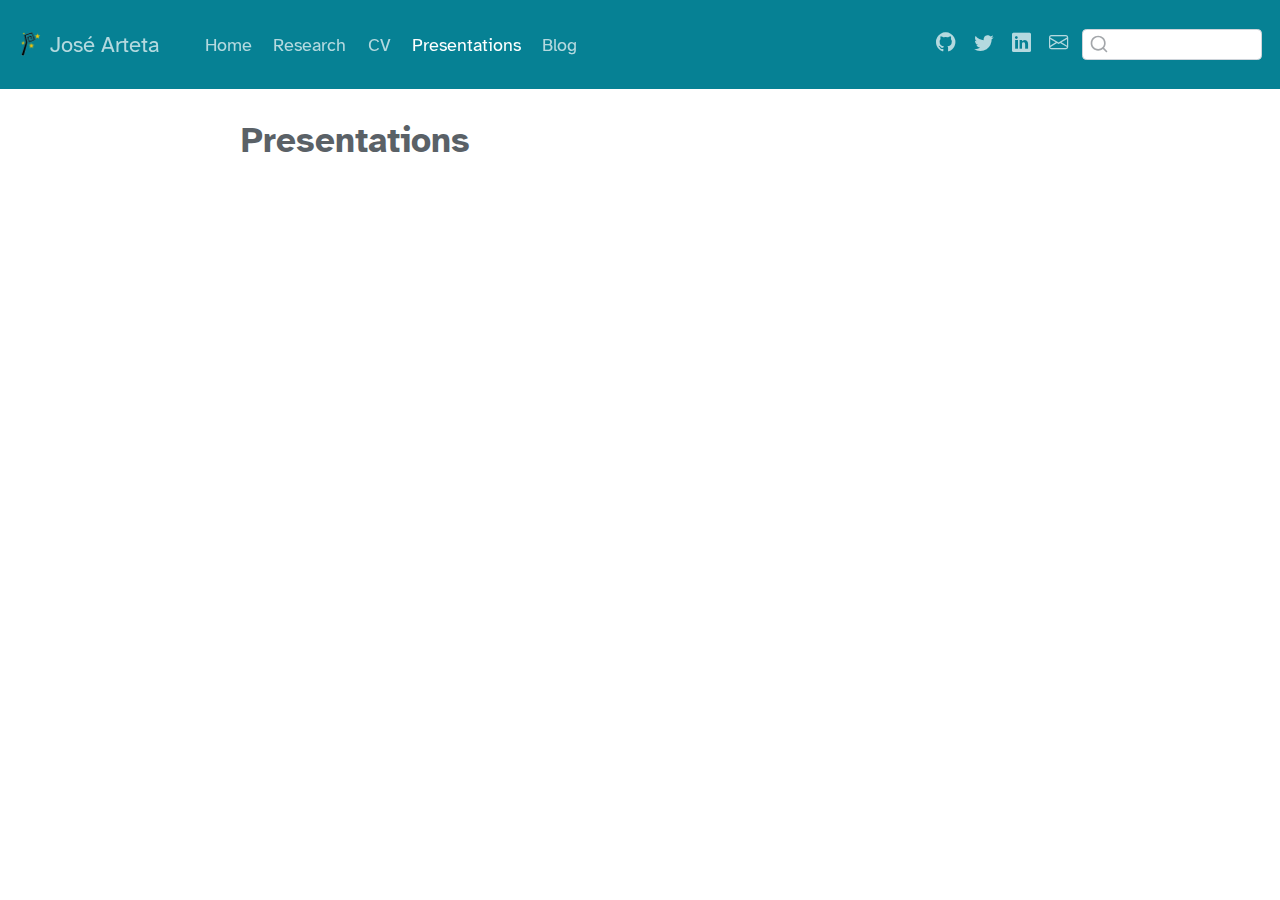
<file: docs/presentations/index.html>
<!DOCTYPE html>
<html xmlns="http://www.w3.org/1999/xhtml" lang="en" xml:lang="en"><head>

<meta charset="utf-8">
<meta name="generator" content="quarto-1.3.353">

<meta name="viewport" content="width=device-width, initial-scale=1.0, user-scalable=yes">


<title>José Arteta - Presentations</title>
<style>
code{white-space: pre-wrap;}
span.smallcaps{font-variant: small-caps;}
div.columns{display: flex; gap: min(4vw, 1.5em);}
div.column{flex: auto; overflow-x: auto;}
div.hanging-indent{margin-left: 1.5em; text-indent: -1.5em;}
ul.task-list{list-style: none;}
ul.task-list li input[type="checkbox"] {
  width: 0.8em;
  margin: 0 0.8em 0.2em -1em; /* quarto-specific, see https://github.com/quarto-dev/quarto-cli/issues/4556 */ 
  vertical-align: middle;
}
</style>


<script src="../site_libs/quarto-nav/quarto-nav.js"></script>
<script src="../site_libs/clipboard/clipboard.min.js"></script>
<script src="../site_libs/quarto-search/autocomplete.umd.js"></script>
<script src="../site_libs/quarto-search/fuse.min.js"></script>
<script src="../site_libs/quarto-search/quarto-search.js"></script>
<meta name="quarto:offset" content="../">
<link href="../img/favicon.png" rel="icon" type="image/png">
<script src="../site_libs/quarto-html/quarto.js"></script>
<script src="../site_libs/quarto-html/popper.min.js"></script>
<script src="../site_libs/quarto-html/tippy.umd.min.js"></script>
<script src="../site_libs/quarto-html/anchor.min.js"></script>
<link href="../site_libs/quarto-html/tippy.css" rel="stylesheet">
<link href="../site_libs/quarto-html/quarto-syntax-highlighting.css" rel="stylesheet" id="quarto-text-highlighting-styles">
<script src="../site_libs/bootstrap/bootstrap.min.js"></script>
<link href="../site_libs/bootstrap/bootstrap-icons.css" rel="stylesheet">
<link href="../site_libs/bootstrap/bootstrap.min.css" rel="stylesheet" id="quarto-bootstrap" data-mode="light">
<script id="quarto-search-options" type="application/json">{
  "location": "navbar",
  "copy-button": false,
  "collapse-after": 3,
  "panel-placement": "end",
  "type": "textbox",
  "limit": 20,
  "language": {
    "search-no-results-text": "No results",
    "search-matching-documents-text": "matching documents",
    "search-copy-link-title": "Copy link to search",
    "search-hide-matches-text": "Hide additional matches",
    "search-more-match-text": "more match in this document",
    "search-more-matches-text": "more matches in this document",
    "search-clear-button-title": "Clear",
    "search-detached-cancel-button-title": "Cancel",
    "search-submit-button-title": "Submit"
  }
}</script>


</head>

<body class="nav-fixed fullcontent">

<div id="quarto-search-results"></div>
  <header id="quarto-header" class="headroom fixed-top">
    <nav class="navbar navbar-expand-lg navbar-dark ">
      <div class="navbar-container container-fluid">
      <div class="navbar-brand-container">
    <a href="../index.html" class="navbar-brand navbar-brand-logo">
    <img src="../img/logo.png" alt="" class="navbar-logo">
    </a>
    <a class="navbar-brand" href="../index.html">
    <span class="navbar-title">José Arteta</span>
    </a>
  </div>
            <div id="quarto-search" class="" title="Search"></div>
          <button class="navbar-toggler" type="button" data-bs-toggle="collapse" data-bs-target="#navbarCollapse" aria-controls="navbarCollapse" aria-expanded="false" aria-label="Toggle navigation" onclick="if (window.quartoToggleHeadroom) { window.quartoToggleHeadroom(); }">
  <span class="navbar-toggler-icon"></span>
</button>
          <div class="collapse navbar-collapse" id="navbarCollapse">
            <ul class="navbar-nav navbar-nav-scroll me-auto">
  <li class="nav-item">
    <a class="nav-link" href="../index.html" rel="" target="">
 <span class="menu-text">Home</span></a>
  </li>  
  <li class="nav-item">
    <a class="nav-link" href="../research/index.html" rel="" target="">
 <span class="menu-text">Research</span></a>
  </li>  
  <li class="nav-item">
    <a class="nav-link" href="../cv/index.html" rel="" target="">
 <span class="menu-text">CV</span></a>
  </li>  
  <li class="nav-item">
    <a class="nav-link active" href="../presentations/index.html" rel="" target="" aria-current="page">
 <span class="menu-text">Presentations</span></a>
  </li>  
  <li class="nav-item">
    <a class="nav-link" href="../blog/index.html" rel="" target="">
 <span class="menu-text">Blog</span></a>
  </li>  
</ul>
            <ul class="navbar-nav navbar-nav-scroll ms-auto">
  <li class="nav-item compact">
    <a class="nav-link" href="https://github.com/josearteta" rel="" target=""><i class="bi bi-github" role="img">
</i> 
 <span class="menu-text"></span></a>
  </li>  
  <li class="nav-item compact">
    <a class="nav-link" href="https://twitter.com/puentes_arteta" rel="" target=""><i class="bi bi-twitter" role="img">
</i> 
 <span class="menu-text"></span></a>
  </li>  
  <li class="nav-item compact">
    <a class="nav-link" href="https://www.linkedin.com/in/jose-arteta/" rel="" target=""><i class="bi bi-linkedin" role="img">
</i> 
 <span class="menu-text"></span></a>
  </li>  
  <li class="nav-item compact">
    <a class="nav-link" href="mailto:jose.p.arteta@gmail.com" rel="" target=""><i class="bi bi-envelope" role="img" aria-label="email">
</i> 
 <span class="menu-text"></span></a>
  </li>  
</ul>
            <div class="quarto-navbar-tools">
</div>
          </div> <!-- /navcollapse -->
      </div> <!-- /container-fluid -->
    </nav>
</header>
<!-- content -->
<div id="quarto-content" class="quarto-container page-columns page-rows-contents page-layout-article page-navbar">
<!-- sidebar -->
<!-- margin-sidebar -->
    
<!-- main -->
<main class="content" id="quarto-document-content">

<header id="title-block-header" class="quarto-title-block default">
<div class="quarto-title">
<h1 class="title">Presentations</h1>
</div>



<div class="quarto-title-meta">

    
  
    
  </div>
  

</header>




</main> <!-- /main -->
<script id="quarto-html-after-body" type="application/javascript">
window.document.addEventListener("DOMContentLoaded", function (event) {
  const toggleBodyColorMode = (bsSheetEl) => {
    const mode = bsSheetEl.getAttribute("data-mode");
    const bodyEl = window.document.querySelector("body");
    if (mode === "dark") {
      bodyEl.classList.add("quarto-dark");
      bodyEl.classList.remove("quarto-light");
    } else {
      bodyEl.classList.add("quarto-light");
      bodyEl.classList.remove("quarto-dark");
    }
  }
  const toggleBodyColorPrimary = () => {
    const bsSheetEl = window.document.querySelector("link#quarto-bootstrap");
    if (bsSheetEl) {
      toggleBodyColorMode(bsSheetEl);
    }
  }
  toggleBodyColorPrimary();  
  const icon = "";
  const anchorJS = new window.AnchorJS();
  anchorJS.options = {
    placement: 'right',
    icon: icon
  };
  anchorJS.add('.anchored');
  const isCodeAnnotation = (el) => {
    for (const clz of el.classList) {
      if (clz.startsWith('code-annotation-')) {                     
        return true;
      }
    }
    return false;
  }
  const clipboard = new window.ClipboardJS('.code-copy-button', {
    text: function(trigger) {
      const codeEl = trigger.previousElementSibling.cloneNode(true);
      for (const childEl of codeEl.children) {
        if (isCodeAnnotation(childEl)) {
          childEl.remove();
        }
      }
      return codeEl.innerText;
    }
  });
  clipboard.on('success', function(e) {
    // button target
    const button = e.trigger;
    // don't keep focus
    button.blur();
    // flash "checked"
    button.classList.add('code-copy-button-checked');
    var currentTitle = button.getAttribute("title");
    button.setAttribute("title", "Copied!");
    let tooltip;
    if (window.bootstrap) {
      button.setAttribute("data-bs-toggle", "tooltip");
      button.setAttribute("data-bs-placement", "left");
      button.setAttribute("data-bs-title", "Copied!");
      tooltip = new bootstrap.Tooltip(button, 
        { trigger: "manual", 
          customClass: "code-copy-button-tooltip",
          offset: [0, -8]});
      tooltip.show();    
    }
    setTimeout(function() {
      if (tooltip) {
        tooltip.hide();
        button.removeAttribute("data-bs-title");
        button.removeAttribute("data-bs-toggle");
        button.removeAttribute("data-bs-placement");
      }
      button.setAttribute("title", currentTitle);
      button.classList.remove('code-copy-button-checked');
    }, 1000);
    // clear code selection
    e.clearSelection();
  });
  function tippyHover(el, contentFn) {
    const config = {
      allowHTML: true,
      content: contentFn,
      maxWidth: 500,
      delay: 100,
      arrow: false,
      appendTo: function(el) {
          return el.parentElement;
      },
      interactive: true,
      interactiveBorder: 10,
      theme: 'quarto',
      placement: 'bottom-start'
    };
    window.tippy(el, config); 
  }
  const noterefs = window.document.querySelectorAll('a[role="doc-noteref"]');
  for (var i=0; i<noterefs.length; i++) {
    const ref = noterefs[i];
    tippyHover(ref, function() {
      // use id or data attribute instead here
      let href = ref.getAttribute('data-footnote-href') || ref.getAttribute('href');
      try { href = new URL(href).hash; } catch {}
      const id = href.replace(/^#\/?/, "");
      const note = window.document.getElementById(id);
      return note.innerHTML;
    });
  }
      let selectedAnnoteEl;
      const selectorForAnnotation = ( cell, annotation) => {
        let cellAttr = 'data-code-cell="' + cell + '"';
        let lineAttr = 'data-code-annotation="' +  annotation + '"';
        const selector = 'span[' + cellAttr + '][' + lineAttr + ']';
        return selector;
      }
      const selectCodeLines = (annoteEl) => {
        const doc = window.document;
        const targetCell = annoteEl.getAttribute("data-target-cell");
        const targetAnnotation = annoteEl.getAttribute("data-target-annotation");
        const annoteSpan = window.document.querySelector(selectorForAnnotation(targetCell, targetAnnotation));
        const lines = annoteSpan.getAttribute("data-code-lines").split(",");
        const lineIds = lines.map((line) => {
          return targetCell + "-" + line;
        })
        let top = null;
        let height = null;
        let parent = null;
        if (lineIds.length > 0) {
            //compute the position of the single el (top and bottom and make a div)
            const el = window.document.getElementById(lineIds[0]);
            top = el.offsetTop;
            height = el.offsetHeight;
            parent = el.parentElement.parentElement;
          if (lineIds.length > 1) {
            const lastEl = window.document.getElementById(lineIds[lineIds.length - 1]);
            const bottom = lastEl.offsetTop + lastEl.offsetHeight;
            height = bottom - top;
          }
          if (top !== null && height !== null && parent !== null) {
            // cook up a div (if necessary) and position it 
            let div = window.document.getElementById("code-annotation-line-highlight");
            if (div === null) {
              div = window.document.createElement("div");
              div.setAttribute("id", "code-annotation-line-highlight");
              div.style.position = 'absolute';
              parent.appendChild(div);
            }
            div.style.top = top - 2 + "px";
            div.style.height = height + 4 + "px";
            let gutterDiv = window.document.getElementById("code-annotation-line-highlight-gutter");
            if (gutterDiv === null) {
              gutterDiv = window.document.createElement("div");
              gutterDiv.setAttribute("id", "code-annotation-line-highlight-gutter");
              gutterDiv.style.position = 'absolute';
              const codeCell = window.document.getElementById(targetCell);
              const gutter = codeCell.querySelector('.code-annotation-gutter');
              gutter.appendChild(gutterDiv);
            }
            gutterDiv.style.top = top - 2 + "px";
            gutterDiv.style.height = height + 4 + "px";
          }
          selectedAnnoteEl = annoteEl;
        }
      };
      const unselectCodeLines = () => {
        const elementsIds = ["code-annotation-line-highlight", "code-annotation-line-highlight-gutter"];
        elementsIds.forEach((elId) => {
          const div = window.document.getElementById(elId);
          if (div) {
            div.remove();
          }
        });
        selectedAnnoteEl = undefined;
      };
      // Attach click handler to the DT
      const annoteDls = window.document.querySelectorAll('dt[data-target-cell]');
      for (const annoteDlNode of annoteDls) {
        annoteDlNode.addEventListener('click', (event) => {
          const clickedEl = event.target;
          if (clickedEl !== selectedAnnoteEl) {
            unselectCodeLines();
            const activeEl = window.document.querySelector('dt[data-target-cell].code-annotation-active');
            if (activeEl) {
              activeEl.classList.remove('code-annotation-active');
            }
            selectCodeLines(clickedEl);
            clickedEl.classList.add('code-annotation-active');
          } else {
            // Unselect the line
            unselectCodeLines();
            clickedEl.classList.remove('code-annotation-active');
          }
        });
      }
  const findCites = (el) => {
    const parentEl = el.parentElement;
    if (parentEl) {
      const cites = parentEl.dataset.cites;
      if (cites) {
        return {
          el,
          cites: cites.split(' ')
        };
      } else {
        return findCites(el.parentElement)
      }
    } else {
      return undefined;
    }
  };
  var bibliorefs = window.document.querySelectorAll('a[role="doc-biblioref"]');
  for (var i=0; i<bibliorefs.length; i++) {
    const ref = bibliorefs[i];
    const citeInfo = findCites(ref);
    if (citeInfo) {
      tippyHover(citeInfo.el, function() {
        var popup = window.document.createElement('div');
        citeInfo.cites.forEach(function(cite) {
          var citeDiv = window.document.createElement('div');
          citeDiv.classList.add('hanging-indent');
          citeDiv.classList.add('csl-entry');
          var biblioDiv = window.document.getElementById('ref-' + cite);
          if (biblioDiv) {
            citeDiv.innerHTML = biblioDiv.innerHTML;
          }
          popup.appendChild(citeDiv);
        });
        return popup.innerHTML;
      });
    }
  }
});
</script>
</div> <!-- /content -->



</body></html>
</file>
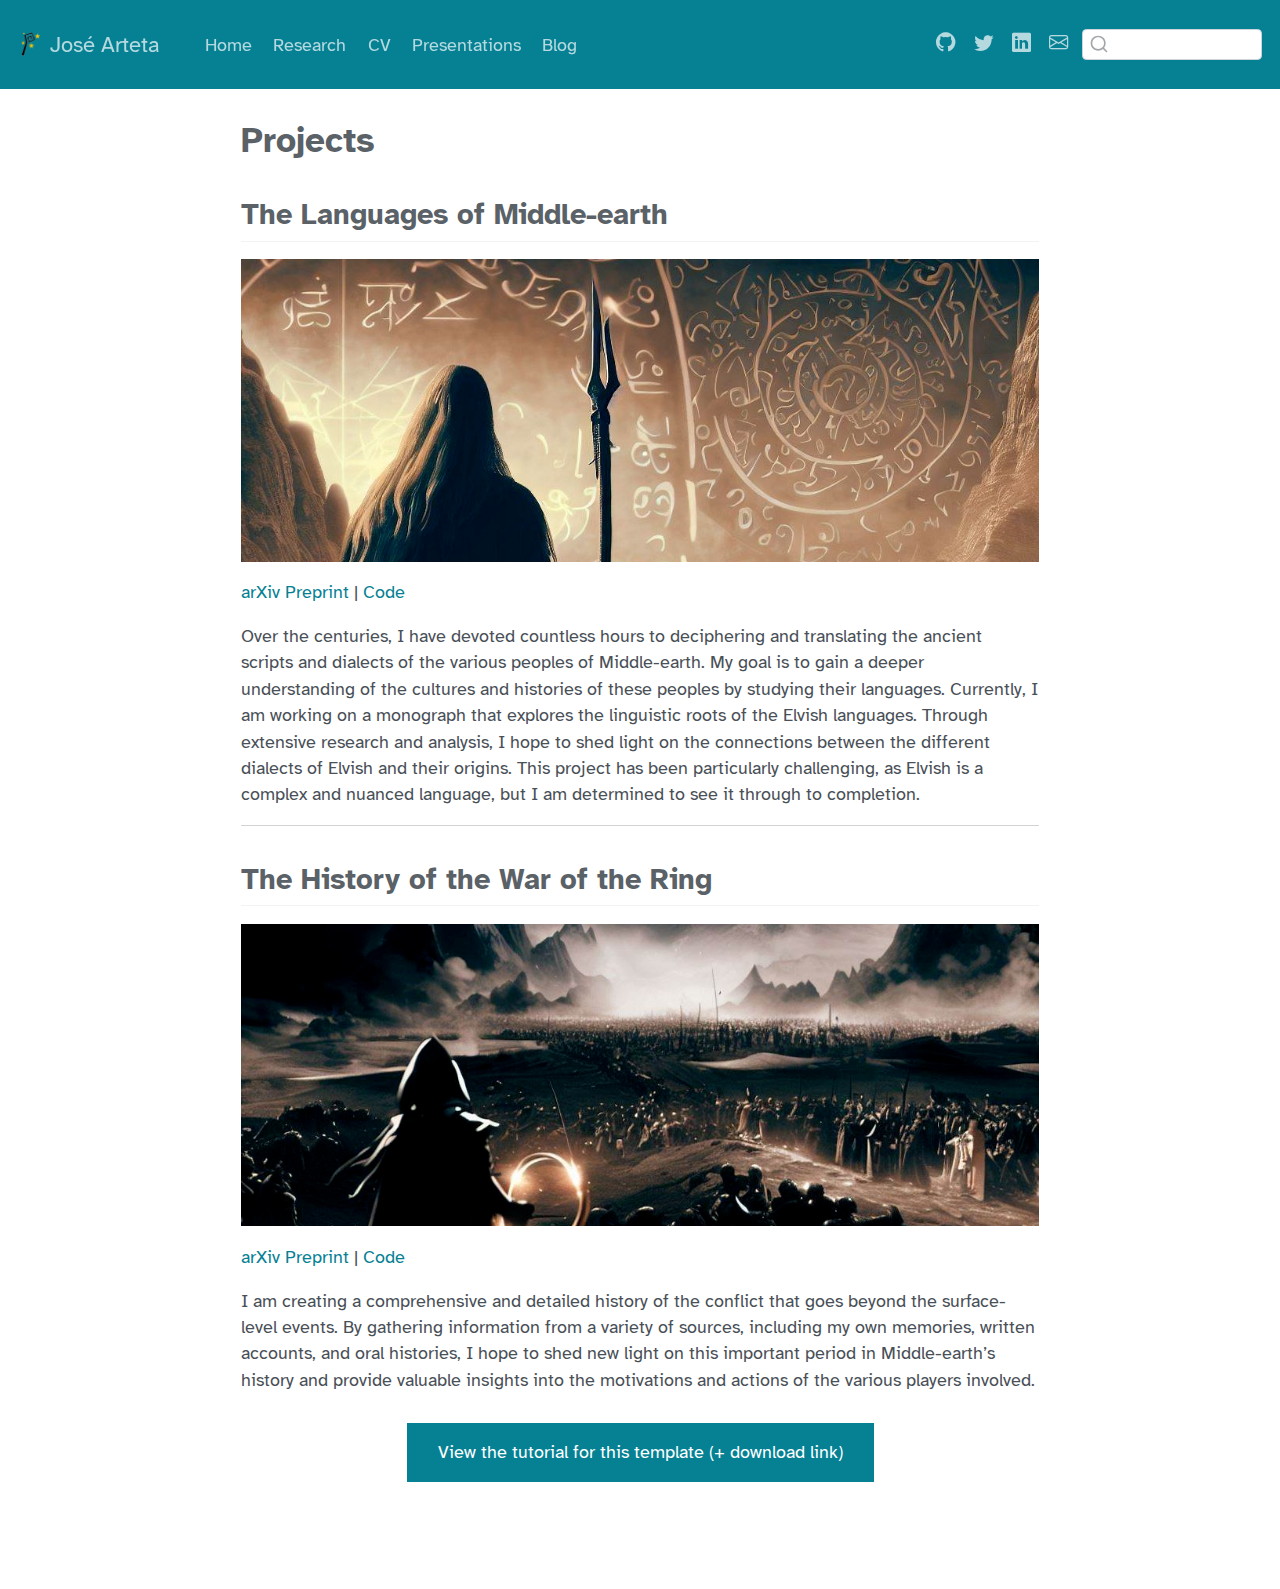
<file: docs/projects/index.html>
<!DOCTYPE html>
<html xmlns="http://www.w3.org/1999/xhtml" lang="en" xml:lang="en"><head>

<meta charset="utf-8">
<meta name="generator" content="quarto-1.3.353">

<meta name="viewport" content="width=device-width, initial-scale=1.0, user-scalable=yes">


<title>José Arteta - Projects</title>
<style>
code{white-space: pre-wrap;}
span.smallcaps{font-variant: small-caps;}
div.columns{display: flex; gap: min(4vw, 1.5em);}
div.column{flex: auto; overflow-x: auto;}
div.hanging-indent{margin-left: 1.5em; text-indent: -1.5em;}
ul.task-list{list-style: none;}
ul.task-list li input[type="checkbox"] {
  width: 0.8em;
  margin: 0 0.8em 0.2em -1em; /* quarto-specific, see https://github.com/quarto-dev/quarto-cli/issues/4556 */ 
  vertical-align: middle;
}
</style>


<script src="../site_libs/quarto-nav/quarto-nav.js"></script>
<script src="../site_libs/clipboard/clipboard.min.js"></script>
<script src="../site_libs/quarto-search/autocomplete.umd.js"></script>
<script src="../site_libs/quarto-search/fuse.min.js"></script>
<script src="../site_libs/quarto-search/quarto-search.js"></script>
<meta name="quarto:offset" content="../">
<link href="../img/favicon.png" rel="icon" type="image/png">
<script src="../site_libs/quarto-html/quarto.js"></script>
<script src="../site_libs/quarto-html/popper.min.js"></script>
<script src="../site_libs/quarto-html/tippy.umd.min.js"></script>
<script src="../site_libs/quarto-html/anchor.min.js"></script>
<link href="../site_libs/quarto-html/tippy.css" rel="stylesheet">
<link href="../site_libs/quarto-html/quarto-syntax-highlighting.css" rel="stylesheet" id="quarto-text-highlighting-styles">
<script src="../site_libs/bootstrap/bootstrap.min.js"></script>
<link href="../site_libs/bootstrap/bootstrap-icons.css" rel="stylesheet">
<link href="../site_libs/bootstrap/bootstrap.min.css" rel="stylesheet" id="quarto-bootstrap" data-mode="light">
<script id="quarto-search-options" type="application/json">{
  "location": "navbar",
  "copy-button": false,
  "collapse-after": 3,
  "panel-placement": "end",
  "type": "textbox",
  "limit": 20,
  "language": {
    "search-no-results-text": "No results",
    "search-matching-documents-text": "matching documents",
    "search-copy-link-title": "Copy link to search",
    "search-hide-matches-text": "Hide additional matches",
    "search-more-match-text": "more match in this document",
    "search-more-matches-text": "more matches in this document",
    "search-clear-button-title": "Clear",
    "search-detached-cancel-button-title": "Cancel",
    "search-submit-button-title": "Submit"
  }
}</script>


</head>

<body class="nav-fixed fullcontent">

<div id="quarto-search-results"></div>
  <header id="quarto-header" class="headroom fixed-top">
    <nav class="navbar navbar-expand-lg navbar-dark ">
      <div class="navbar-container container-fluid">
      <div class="navbar-brand-container">
    <a href="../index.html" class="navbar-brand navbar-brand-logo">
    <img src="../img/logo.png" alt="" class="navbar-logo">
    </a>
    <a class="navbar-brand" href="../index.html">
    <span class="navbar-title">José Arteta</span>
    </a>
  </div>
            <div id="quarto-search" class="" title="Search"></div>
          <button class="navbar-toggler" type="button" data-bs-toggle="collapse" data-bs-target="#navbarCollapse" aria-controls="navbarCollapse" aria-expanded="false" aria-label="Toggle navigation" onclick="if (window.quartoToggleHeadroom) { window.quartoToggleHeadroom(); }">
  <span class="navbar-toggler-icon"></span>
</button>
          <div class="collapse navbar-collapse" id="navbarCollapse">
            <ul class="navbar-nav navbar-nav-scroll me-auto">
  <li class="nav-item">
    <a class="nav-link" href="../index.html" rel="" target="">
 <span class="menu-text">Home</span></a>
  </li>  
  <li class="nav-item">
    <a class="nav-link" href="../research/index.html" rel="" target="">
 <span class="menu-text">Research</span></a>
  </li>  
  <li class="nav-item">
    <a class="nav-link" href="../cv/index.html" rel="" target="">
 <span class="menu-text">CV</span></a>
  </li>  
  <li class="nav-item">
    <a class="nav-link" href="../presentations/index.html" rel="" target="">
 <span class="menu-text">Presentations</span></a>
  </li>  
  <li class="nav-item">
    <a class="nav-link" href="../blog/index.html" rel="" target="">
 <span class="menu-text">Blog</span></a>
  </li>  
</ul>
            <ul class="navbar-nav navbar-nav-scroll ms-auto">
  <li class="nav-item compact">
    <a class="nav-link" href="https://github.com/josearteta" rel="" target=""><i class="bi bi-github" role="img">
</i> 
 <span class="menu-text"></span></a>
  </li>  
  <li class="nav-item compact">
    <a class="nav-link" href="https://twitter.com/puentes_arteta" rel="" target=""><i class="bi bi-twitter" role="img">
</i> 
 <span class="menu-text"></span></a>
  </li>  
  <li class="nav-item compact">
    <a class="nav-link" href="https://www.linkedin.com/in/jose-arteta/" rel="" target=""><i class="bi bi-linkedin" role="img">
</i> 
 <span class="menu-text"></span></a>
  </li>  
  <li class="nav-item compact">
    <a class="nav-link" href="mailto:jose.p.arteta@gmail.com" rel="" target=""><i class="bi bi-envelope" role="img" aria-label="email">
</i> 
 <span class="menu-text"></span></a>
  </li>  
</ul>
            <div class="quarto-navbar-tools">
</div>
          </div> <!-- /navcollapse -->
      </div> <!-- /container-fluid -->
    </nav>
</header>
<!-- content -->
<div id="quarto-content" class="quarto-container page-columns page-rows-contents page-layout-article page-navbar">
<!-- sidebar -->
<!-- margin-sidebar -->
    
<!-- main -->
<main class="content" id="quarto-document-content">

<header id="title-block-header" class="quarto-title-block default">
<div class="quarto-title">
<h1 class="title">Projects</h1>
</div>



<div class="quarto-title-meta">

    
  
    
  </div>
  

</header>

<section id="the-languages-of-middle-earth" class="level2">
<h2 class="anchored" data-anchor-id="the-languages-of-middle-earth">The Languages of Middle-earth</h2>
<p><img src="project_1_banner.png" style="height: 100%; width: 100%; object-fit: contain" onclick="window.open('https://arxiv.org/abs/2210.07278', 'blank');"></p>
<p><a href="https://arxiv.org/abs/2210.07278" target="_blank">arXiv Preprint</a> | <a href="https://github.com/marvinschmitt/MetaUncertaintyPaper" target="_blank">Code</a><br></p>
<p>Over the centuries, I have devoted countless hours to deciphering and translating the ancient scripts and dialects of the various peoples of Middle-earth. My goal is to gain a deeper understanding of the cultures and histories of these peoples by studying their languages. Currently, I am working on a monograph that explores the linguistic roots of the Elvish languages. Through extensive research and analysis, I hope to shed light on the connections between the different dialects of Elvish and their origins. This project has been particularly challenging, as Elvish is a complex and nuanced language, but I am determined to see it through to completion.</p>
<hr>
</section>
<section id="the-history-of-the-war-of-the-ring" class="level2">
<h2 class="anchored" data-anchor-id="the-history-of-the-war-of-the-ring">The History of the War of the Ring</h2>
<p><img src="project_2_banner.png" style="height: 100%; width: 100%; object-fit: contain" onclick="window.open('https://arxiv.org/abs/2112.08866', 'blank');"></p>
<p><a href="https://arxiv.org/abs/2112.08866" target="_blank">arXiv Preprint</a> | <a href="https://github.com/marvinschmitt/ModelMisspecificationBF" target="_blank">Code</a><br></p>
<p>I am creating a comprehensive and detailed history of the conflict that goes beyond the surface-level events. By gathering information from a variety of sources, including my own memories, written accounts, and oral histories, I hope to shed new light on this important period in Middle-earth’s history and provide valuable insights into the motivations and actions of the various players involved.</p>
<div style="margin: 30px; text-align: center;">
<a class="btn btn-primary" href="https://www.marvinschmitt.com/blog/website-tutorial-quarto/" role="button" target="_blank" style="padding: 15px 30px;">View the tutorial for this template (+ download link)</a>
</div>


</section>

</main> <!-- /main -->
<script id="quarto-html-after-body" type="application/javascript">
window.document.addEventListener("DOMContentLoaded", function (event) {
  const toggleBodyColorMode = (bsSheetEl) => {
    const mode = bsSheetEl.getAttribute("data-mode");
    const bodyEl = window.document.querySelector("body");
    if (mode === "dark") {
      bodyEl.classList.add("quarto-dark");
      bodyEl.classList.remove("quarto-light");
    } else {
      bodyEl.classList.add("quarto-light");
      bodyEl.classList.remove("quarto-dark");
    }
  }
  const toggleBodyColorPrimary = () => {
    const bsSheetEl = window.document.querySelector("link#quarto-bootstrap");
    if (bsSheetEl) {
      toggleBodyColorMode(bsSheetEl);
    }
  }
  toggleBodyColorPrimary();  
  const icon = "";
  const anchorJS = new window.AnchorJS();
  anchorJS.options = {
    placement: 'right',
    icon: icon
  };
  anchorJS.add('.anchored');
  const isCodeAnnotation = (el) => {
    for (const clz of el.classList) {
      if (clz.startsWith('code-annotation-')) {                     
        return true;
      }
    }
    return false;
  }
  const clipboard = new window.ClipboardJS('.code-copy-button', {
    text: function(trigger) {
      const codeEl = trigger.previousElementSibling.cloneNode(true);
      for (const childEl of codeEl.children) {
        if (isCodeAnnotation(childEl)) {
          childEl.remove();
        }
      }
      return codeEl.innerText;
    }
  });
  clipboard.on('success', function(e) {
    // button target
    const button = e.trigger;
    // don't keep focus
    button.blur();
    // flash "checked"
    button.classList.add('code-copy-button-checked');
    var currentTitle = button.getAttribute("title");
    button.setAttribute("title", "Copied!");
    let tooltip;
    if (window.bootstrap) {
      button.setAttribute("data-bs-toggle", "tooltip");
      button.setAttribute("data-bs-placement", "left");
      button.setAttribute("data-bs-title", "Copied!");
      tooltip = new bootstrap.Tooltip(button, 
        { trigger: "manual", 
          customClass: "code-copy-button-tooltip",
          offset: [0, -8]});
      tooltip.show();    
    }
    setTimeout(function() {
      if (tooltip) {
        tooltip.hide();
        button.removeAttribute("data-bs-title");
        button.removeAttribute("data-bs-toggle");
        button.removeAttribute("data-bs-placement");
      }
      button.setAttribute("title", currentTitle);
      button.classList.remove('code-copy-button-checked');
    }, 1000);
    // clear code selection
    e.clearSelection();
  });
  function tippyHover(el, contentFn) {
    const config = {
      allowHTML: true,
      content: contentFn,
      maxWidth: 500,
      delay: 100,
      arrow: false,
      appendTo: function(el) {
          return el.parentElement;
      },
      interactive: true,
      interactiveBorder: 10,
      theme: 'quarto',
      placement: 'bottom-start'
    };
    window.tippy(el, config); 
  }
  const noterefs = window.document.querySelectorAll('a[role="doc-noteref"]');
  for (var i=0; i<noterefs.length; i++) {
    const ref = noterefs[i];
    tippyHover(ref, function() {
      // use id or data attribute instead here
      let href = ref.getAttribute('data-footnote-href') || ref.getAttribute('href');
      try { href = new URL(href).hash; } catch {}
      const id = href.replace(/^#\/?/, "");
      const note = window.document.getElementById(id);
      return note.innerHTML;
    });
  }
      let selectedAnnoteEl;
      const selectorForAnnotation = ( cell, annotation) => {
        let cellAttr = 'data-code-cell="' + cell + '"';
        let lineAttr = 'data-code-annotation="' +  annotation + '"';
        const selector = 'span[' + cellAttr + '][' + lineAttr + ']';
        return selector;
      }
      const selectCodeLines = (annoteEl) => {
        const doc = window.document;
        const targetCell = annoteEl.getAttribute("data-target-cell");
        const targetAnnotation = annoteEl.getAttribute("data-target-annotation");
        const annoteSpan = window.document.querySelector(selectorForAnnotation(targetCell, targetAnnotation));
        const lines = annoteSpan.getAttribute("data-code-lines").split(",");
        const lineIds = lines.map((line) => {
          return targetCell + "-" + line;
        })
        let top = null;
        let height = null;
        let parent = null;
        if (lineIds.length > 0) {
            //compute the position of the single el (top and bottom and make a div)
            const el = window.document.getElementById(lineIds[0]);
            top = el.offsetTop;
            height = el.offsetHeight;
            parent = el.parentElement.parentElement;
          if (lineIds.length > 1) {
            const lastEl = window.document.getElementById(lineIds[lineIds.length - 1]);
            const bottom = lastEl.offsetTop + lastEl.offsetHeight;
            height = bottom - top;
          }
          if (top !== null && height !== null && parent !== null) {
            // cook up a div (if necessary) and position it 
            let div = window.document.getElementById("code-annotation-line-highlight");
            if (div === null) {
              div = window.document.createElement("div");
              div.setAttribute("id", "code-annotation-line-highlight");
              div.style.position = 'absolute';
              parent.appendChild(div);
            }
            div.style.top = top - 2 + "px";
            div.style.height = height + 4 + "px";
            let gutterDiv = window.document.getElementById("code-annotation-line-highlight-gutter");
            if (gutterDiv === null) {
              gutterDiv = window.document.createElement("div");
              gutterDiv.setAttribute("id", "code-annotation-line-highlight-gutter");
              gutterDiv.style.position = 'absolute';
              const codeCell = window.document.getElementById(targetCell);
              const gutter = codeCell.querySelector('.code-annotation-gutter');
              gutter.appendChild(gutterDiv);
            }
            gutterDiv.style.top = top - 2 + "px";
            gutterDiv.style.height = height + 4 + "px";
          }
          selectedAnnoteEl = annoteEl;
        }
      };
      const unselectCodeLines = () => {
        const elementsIds = ["code-annotation-line-highlight", "code-annotation-line-highlight-gutter"];
        elementsIds.forEach((elId) => {
          const div = window.document.getElementById(elId);
          if (div) {
            div.remove();
          }
        });
        selectedAnnoteEl = undefined;
      };
      // Attach click handler to the DT
      const annoteDls = window.document.querySelectorAll('dt[data-target-cell]');
      for (const annoteDlNode of annoteDls) {
        annoteDlNode.addEventListener('click', (event) => {
          const clickedEl = event.target;
          if (clickedEl !== selectedAnnoteEl) {
            unselectCodeLines();
            const activeEl = window.document.querySelector('dt[data-target-cell].code-annotation-active');
            if (activeEl) {
              activeEl.classList.remove('code-annotation-active');
            }
            selectCodeLines(clickedEl);
            clickedEl.classList.add('code-annotation-active');
          } else {
            // Unselect the line
            unselectCodeLines();
            clickedEl.classList.remove('code-annotation-active');
          }
        });
      }
  const findCites = (el) => {
    const parentEl = el.parentElement;
    if (parentEl) {
      const cites = parentEl.dataset.cites;
      if (cites) {
        return {
          el,
          cites: cites.split(' ')
        };
      } else {
        return findCites(el.parentElement)
      }
    } else {
      return undefined;
    }
  };
  var bibliorefs = window.document.querySelectorAll('a[role="doc-biblioref"]');
  for (var i=0; i<bibliorefs.length; i++) {
    const ref = bibliorefs[i];
    const citeInfo = findCites(ref);
    if (citeInfo) {
      tippyHover(citeInfo.el, function() {
        var popup = window.document.createElement('div');
        citeInfo.cites.forEach(function(cite) {
          var citeDiv = window.document.createElement('div');
          citeDiv.classList.add('hanging-indent');
          citeDiv.classList.add('csl-entry');
          var biblioDiv = window.document.getElementById('ref-' + cite);
          if (biblioDiv) {
            citeDiv.innerHTML = biblioDiv.innerHTML;
          }
          popup.appendChild(citeDiv);
        });
        return popup.innerHTML;
      });
    }
  }
});
</script>
</div> <!-- /content -->



</body></html>
</file>
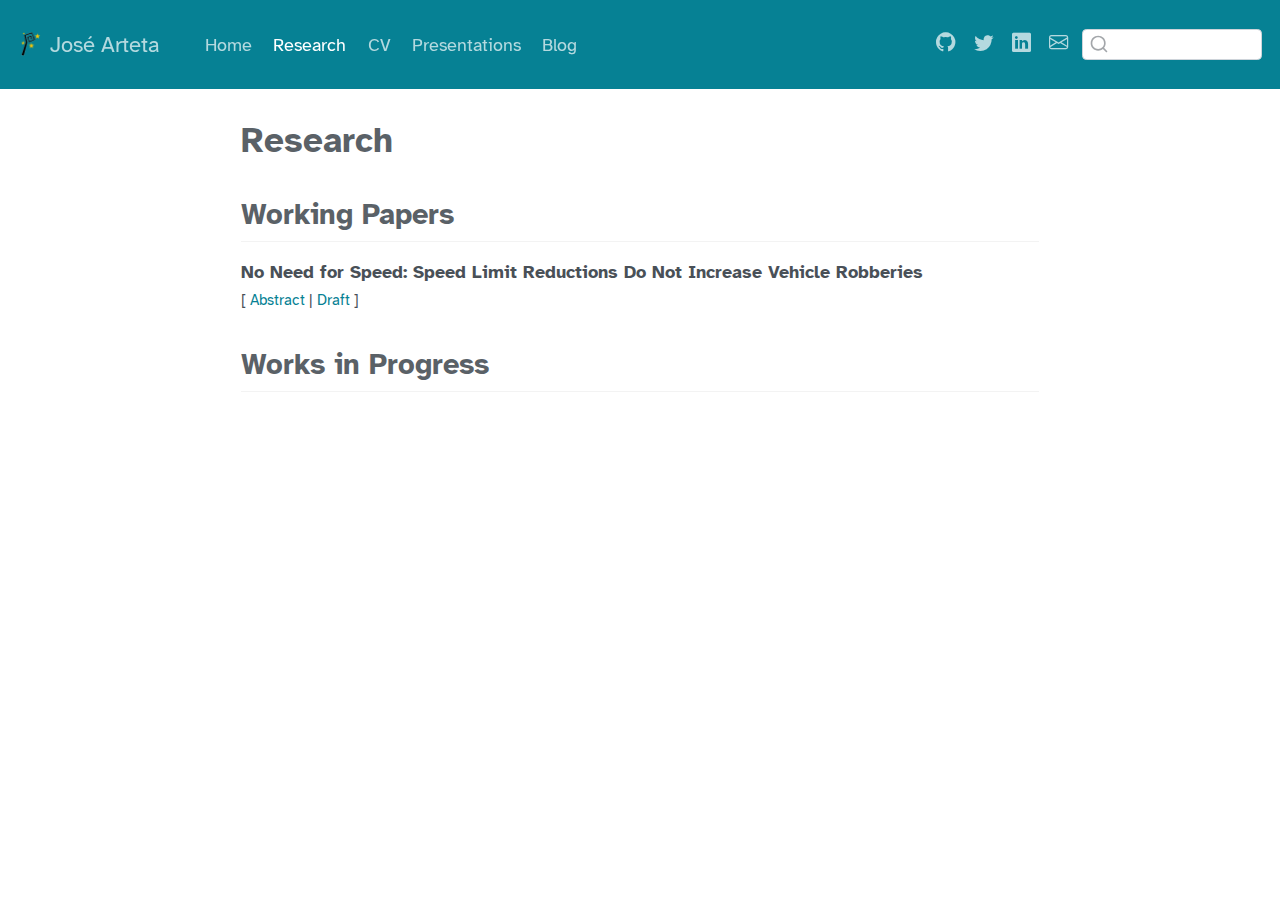
<file: docs/research/index.html>
<!DOCTYPE html>
<html xmlns="http://www.w3.org/1999/xhtml" lang="en" xml:lang="en"><head>

<meta charset="utf-8">
<meta name="generator" content="quarto-1.3.353">

<meta name="viewport" content="width=device-width, initial-scale=1.0, user-scalable=yes">


<title>José Arteta - Research</title>
<style>
code{white-space: pre-wrap;}
span.smallcaps{font-variant: small-caps;}
div.columns{display: flex; gap: min(4vw, 1.5em);}
div.column{flex: auto; overflow-x: auto;}
div.hanging-indent{margin-left: 1.5em; text-indent: -1.5em;}
ul.task-list{list-style: none;}
ul.task-list li input[type="checkbox"] {
  width: 0.8em;
  margin: 0 0.8em 0.2em -1em; /* quarto-specific, see https://github.com/quarto-dev/quarto-cli/issues/4556 */ 
  vertical-align: middle;
}
</style>


<script src="../site_libs/quarto-nav/quarto-nav.js"></script>
<script src="../site_libs/clipboard/clipboard.min.js"></script>
<script src="../site_libs/quarto-search/autocomplete.umd.js"></script>
<script src="../site_libs/quarto-search/fuse.min.js"></script>
<script src="../site_libs/quarto-search/quarto-search.js"></script>
<meta name="quarto:offset" content="../">
<link href="../img/favicon.png" rel="icon" type="image/png">
<script src="../site_libs/quarto-html/quarto.js"></script>
<script src="../site_libs/quarto-html/popper.min.js"></script>
<script src="../site_libs/quarto-html/tippy.umd.min.js"></script>
<script src="../site_libs/quarto-html/anchor.min.js"></script>
<link href="../site_libs/quarto-html/tippy.css" rel="stylesheet">
<link href="../site_libs/quarto-html/quarto-syntax-highlighting.css" rel="stylesheet" id="quarto-text-highlighting-styles">
<script src="../site_libs/bootstrap/bootstrap.min.js"></script>
<link href="../site_libs/bootstrap/bootstrap-icons.css" rel="stylesheet">
<link href="../site_libs/bootstrap/bootstrap.min.css" rel="stylesheet" id="quarto-bootstrap" data-mode="light">
<script id="quarto-search-options" type="application/json">{
  "location": "navbar",
  "copy-button": false,
  "collapse-after": 3,
  "panel-placement": "end",
  "type": "textbox",
  "limit": 20,
  "language": {
    "search-no-results-text": "No results",
    "search-matching-documents-text": "matching documents",
    "search-copy-link-title": "Copy link to search",
    "search-hide-matches-text": "Hide additional matches",
    "search-more-match-text": "more match in this document",
    "search-more-matches-text": "more matches in this document",
    "search-clear-button-title": "Clear",
    "search-detached-cancel-button-title": "Cancel",
    "search-submit-button-title": "Submit"
  }
}</script>


</head>

<body class="nav-fixed fullcontent">

<div id="quarto-search-results"></div>
  <header id="quarto-header" class="headroom fixed-top">
    <nav class="navbar navbar-expand-lg navbar-dark ">
      <div class="navbar-container container-fluid">
      <div class="navbar-brand-container">
    <a href="../index.html" class="navbar-brand navbar-brand-logo">
    <img src="../img/logo.png" alt="" class="navbar-logo">
    </a>
    <a class="navbar-brand" href="../index.html">
    <span class="navbar-title">José Arteta</span>
    </a>
  </div>
            <div id="quarto-search" class="" title="Search"></div>
          <button class="navbar-toggler" type="button" data-bs-toggle="collapse" data-bs-target="#navbarCollapse" aria-controls="navbarCollapse" aria-expanded="false" aria-label="Toggle navigation" onclick="if (window.quartoToggleHeadroom) { window.quartoToggleHeadroom(); }">
  <span class="navbar-toggler-icon"></span>
</button>
          <div class="collapse navbar-collapse" id="navbarCollapse">
            <ul class="navbar-nav navbar-nav-scroll me-auto">
  <li class="nav-item">
    <a class="nav-link" href="../index.html" rel="" target="">
 <span class="menu-text">Home</span></a>
  </li>  
  <li class="nav-item">
    <a class="nav-link active" href="../research/index.html" rel="" target="" aria-current="page">
 <span class="menu-text">Research</span></a>
  </li>  
  <li class="nav-item">
    <a class="nav-link" href="../cv/index.html" rel="" target="">
 <span class="menu-text">CV</span></a>
  </li>  
  <li class="nav-item">
    <a class="nav-link" href="../presentations/index.html" rel="" target="">
 <span class="menu-text">Presentations</span></a>
  </li>  
  <li class="nav-item">
    <a class="nav-link" href="../blog/index.html" rel="" target="">
 <span class="menu-text">Blog</span></a>
  </li>  
</ul>
            <ul class="navbar-nav navbar-nav-scroll ms-auto">
  <li class="nav-item compact">
    <a class="nav-link" href="https://github.com/josearteta" rel="" target=""><i class="bi bi-github" role="img">
</i> 
 <span class="menu-text"></span></a>
  </li>  
  <li class="nav-item compact">
    <a class="nav-link" href="https://twitter.com/puentes_arteta" rel="" target=""><i class="bi bi-twitter" role="img">
</i> 
 <span class="menu-text"></span></a>
  </li>  
  <li class="nav-item compact">
    <a class="nav-link" href="https://www.linkedin.com/in/jose-arteta/" rel="" target=""><i class="bi bi-linkedin" role="img">
</i> 
 <span class="menu-text"></span></a>
  </li>  
  <li class="nav-item compact">
    <a class="nav-link" href="mailto:jose.p.arteta@gmail.com" rel="" target=""><i class="bi bi-envelope" role="img" aria-label="email">
</i> 
 <span class="menu-text"></span></a>
  </li>  
</ul>
            <div class="quarto-navbar-tools">
</div>
          </div> <!-- /navcollapse -->
      </div> <!-- /container-fluid -->
    </nav>
</header>
<!-- content -->
<div id="quarto-content" class="quarto-container page-columns page-rows-contents page-layout-article page-navbar">
<!-- sidebar -->
<!-- margin-sidebar -->
    
<!-- main -->
<main class="content" id="quarto-document-content">

<header id="title-block-header" class="quarto-title-block default">
<div class="quarto-title">
<h1 class="title">Research</h1>
</div>



<div class="quarto-title-meta">

    
  
    
  </div>
  

</header>

<section id="working-papers" class="level2">
<h2 class="anchored" data-anchor-id="working-papers">Working Papers</h2>
<p><strong>No Need for Speed: Speed Limit Reductions Do Not Increase Vehicle Robberies</strong><br> <small>[ <a href="javascript:void(0);" onclick="toggleVisibility('no-need-for-speed')">Abstract</a> | <a href="papers/no-need-for-speed.pdf">Draft</a> ]</small></p>
<div id="no-need-for-speed" style="display: none; text-align: justify; line-height: 1.2">
<small> I analyze the effect of a widespread speed reduction policy implemented in the city of São Paulo on vehicle robberies. Exploring the staggered nature of the policy implementation, I estimate an event study robust to heterogeneity and different adoptions of the treatment, using crime data on reported vehicle robberies from 2014 to 2016, for the months before and after the policy’s implementation in 2015. I demonstrate that the overall effect on the treated road segments is either null or, when significant, small and negative, contradicting common concerns that the speed reduction could increase drivers’ exposure to crime. I also conduct analyses of heterogeneity for different subgroups by vehicle type and time of day, and the null results remain consistent. </small><br><br>
</div>
<!-- You can add more papers following the same structure -->
</section>
<section id="works-in-progress" class="level2">
<h2 class="anchored" data-anchor-id="works-in-progress">Works in Progress</h2>
<script>
function toggleVisibility(id) {
  var element = document.getElementById(id);
  if (element.style.display === "none") {
    element.style.display = "block";
  } else {
    element.style.display = "none";
  }
}
</script>


</section>

</main> <!-- /main -->
<script id="quarto-html-after-body" type="application/javascript">
window.document.addEventListener("DOMContentLoaded", function (event) {
  const toggleBodyColorMode = (bsSheetEl) => {
    const mode = bsSheetEl.getAttribute("data-mode");
    const bodyEl = window.document.querySelector("body");
    if (mode === "dark") {
      bodyEl.classList.add("quarto-dark");
      bodyEl.classList.remove("quarto-light");
    } else {
      bodyEl.classList.add("quarto-light");
      bodyEl.classList.remove("quarto-dark");
    }
  }
  const toggleBodyColorPrimary = () => {
    const bsSheetEl = window.document.querySelector("link#quarto-bootstrap");
    if (bsSheetEl) {
      toggleBodyColorMode(bsSheetEl);
    }
  }
  toggleBodyColorPrimary();  
  const icon = "";
  const anchorJS = new window.AnchorJS();
  anchorJS.options = {
    placement: 'right',
    icon: icon
  };
  anchorJS.add('.anchored');
  const isCodeAnnotation = (el) => {
    for (const clz of el.classList) {
      if (clz.startsWith('code-annotation-')) {                     
        return true;
      }
    }
    return false;
  }
  const clipboard = new window.ClipboardJS('.code-copy-button', {
    text: function(trigger) {
      const codeEl = trigger.previousElementSibling.cloneNode(true);
      for (const childEl of codeEl.children) {
        if (isCodeAnnotation(childEl)) {
          childEl.remove();
        }
      }
      return codeEl.innerText;
    }
  });
  clipboard.on('success', function(e) {
    // button target
    const button = e.trigger;
    // don't keep focus
    button.blur();
    // flash "checked"
    button.classList.add('code-copy-button-checked');
    var currentTitle = button.getAttribute("title");
    button.setAttribute("title", "Copied!");
    let tooltip;
    if (window.bootstrap) {
      button.setAttribute("data-bs-toggle", "tooltip");
      button.setAttribute("data-bs-placement", "left");
      button.setAttribute("data-bs-title", "Copied!");
      tooltip = new bootstrap.Tooltip(button, 
        { trigger: "manual", 
          customClass: "code-copy-button-tooltip",
          offset: [0, -8]});
      tooltip.show();    
    }
    setTimeout(function() {
      if (tooltip) {
        tooltip.hide();
        button.removeAttribute("data-bs-title");
        button.removeAttribute("data-bs-toggle");
        button.removeAttribute("data-bs-placement");
      }
      button.setAttribute("title", currentTitle);
      button.classList.remove('code-copy-button-checked');
    }, 1000);
    // clear code selection
    e.clearSelection();
  });
  function tippyHover(el, contentFn) {
    const config = {
      allowHTML: true,
      content: contentFn,
      maxWidth: 500,
      delay: 100,
      arrow: false,
      appendTo: function(el) {
          return el.parentElement;
      },
      interactive: true,
      interactiveBorder: 10,
      theme: 'quarto',
      placement: 'bottom-start'
    };
    window.tippy(el, config); 
  }
  const noterefs = window.document.querySelectorAll('a[role="doc-noteref"]');
  for (var i=0; i<noterefs.length; i++) {
    const ref = noterefs[i];
    tippyHover(ref, function() {
      // use id or data attribute instead here
      let href = ref.getAttribute('data-footnote-href') || ref.getAttribute('href');
      try { href = new URL(href).hash; } catch {}
      const id = href.replace(/^#\/?/, "");
      const note = window.document.getElementById(id);
      return note.innerHTML;
    });
  }
      let selectedAnnoteEl;
      const selectorForAnnotation = ( cell, annotation) => {
        let cellAttr = 'data-code-cell="' + cell + '"';
        let lineAttr = 'data-code-annotation="' +  annotation + '"';
        const selector = 'span[' + cellAttr + '][' + lineAttr + ']';
        return selector;
      }
      const selectCodeLines = (annoteEl) => {
        const doc = window.document;
        const targetCell = annoteEl.getAttribute("data-target-cell");
        const targetAnnotation = annoteEl.getAttribute("data-target-annotation");
        const annoteSpan = window.document.querySelector(selectorForAnnotation(targetCell, targetAnnotation));
        const lines = annoteSpan.getAttribute("data-code-lines").split(",");
        const lineIds = lines.map((line) => {
          return targetCell + "-" + line;
        })
        let top = null;
        let height = null;
        let parent = null;
        if (lineIds.length > 0) {
            //compute the position of the single el (top and bottom and make a div)
            const el = window.document.getElementById(lineIds[0]);
            top = el.offsetTop;
            height = el.offsetHeight;
            parent = el.parentElement.parentElement;
          if (lineIds.length > 1) {
            const lastEl = window.document.getElementById(lineIds[lineIds.length - 1]);
            const bottom = lastEl.offsetTop + lastEl.offsetHeight;
            height = bottom - top;
          }
          if (top !== null && height !== null && parent !== null) {
            // cook up a div (if necessary) and position it 
            let div = window.document.getElementById("code-annotation-line-highlight");
            if (div === null) {
              div = window.document.createElement("div");
              div.setAttribute("id", "code-annotation-line-highlight");
              div.style.position = 'absolute';
              parent.appendChild(div);
            }
            div.style.top = top - 2 + "px";
            div.style.height = height + 4 + "px";
            let gutterDiv = window.document.getElementById("code-annotation-line-highlight-gutter");
            if (gutterDiv === null) {
              gutterDiv = window.document.createElement("div");
              gutterDiv.setAttribute("id", "code-annotation-line-highlight-gutter");
              gutterDiv.style.position = 'absolute';
              const codeCell = window.document.getElementById(targetCell);
              const gutter = codeCell.querySelector('.code-annotation-gutter');
              gutter.appendChild(gutterDiv);
            }
            gutterDiv.style.top = top - 2 + "px";
            gutterDiv.style.height = height + 4 + "px";
          }
          selectedAnnoteEl = annoteEl;
        }
      };
      const unselectCodeLines = () => {
        const elementsIds = ["code-annotation-line-highlight", "code-annotation-line-highlight-gutter"];
        elementsIds.forEach((elId) => {
          const div = window.document.getElementById(elId);
          if (div) {
            div.remove();
          }
        });
        selectedAnnoteEl = undefined;
      };
      // Attach click handler to the DT
      const annoteDls = window.document.querySelectorAll('dt[data-target-cell]');
      for (const annoteDlNode of annoteDls) {
        annoteDlNode.addEventListener('click', (event) => {
          const clickedEl = event.target;
          if (clickedEl !== selectedAnnoteEl) {
            unselectCodeLines();
            const activeEl = window.document.querySelector('dt[data-target-cell].code-annotation-active');
            if (activeEl) {
              activeEl.classList.remove('code-annotation-active');
            }
            selectCodeLines(clickedEl);
            clickedEl.classList.add('code-annotation-active');
          } else {
            // Unselect the line
            unselectCodeLines();
            clickedEl.classList.remove('code-annotation-active');
          }
        });
      }
  const findCites = (el) => {
    const parentEl = el.parentElement;
    if (parentEl) {
      const cites = parentEl.dataset.cites;
      if (cites) {
        return {
          el,
          cites: cites.split(' ')
        };
      } else {
        return findCites(el.parentElement)
      }
    } else {
      return undefined;
    }
  };
  var bibliorefs = window.document.querySelectorAll('a[role="doc-biblioref"]');
  for (var i=0; i<bibliorefs.length; i++) {
    const ref = bibliorefs[i];
    const citeInfo = findCites(ref);
    if (citeInfo) {
      tippyHover(citeInfo.el, function() {
        var popup = window.document.createElement('div');
        citeInfo.cites.forEach(function(cite) {
          var citeDiv = window.document.createElement('div');
          citeDiv.classList.add('hanging-indent');
          citeDiv.classList.add('csl-entry');
          var biblioDiv = window.document.getElementById('ref-' + cite);
          if (biblioDiv) {
            citeDiv.innerHTML = biblioDiv.innerHTML;
          }
          popup.appendChild(citeDiv);
        });
        return popup.innerHTML;
      });
    }
  }
});
</script>
</div> <!-- /content -->



</body></html>
</file>
<file: docs/site_libs/quarto-html/tippy.css>
.tippy-box[data-animation=fade][data-state=hidden]{opacity:0}[data-tippy-root]{max-width:calc(100vw - 10px)}.tippy-box{position:relative;background-color:#333;color:#fff;border-radius:4px;font-size:14px;line-height:1.4;white-space:normal;outline:0;transition-property:transform,visibility,opacity}.tippy-box[data-placement^=top]>.tippy-arrow{bottom:0}.tippy-box[data-placement^=top]>.tippy-arrow:before{bottom:-7px;left:0;border-width:8px 8px 0;border-top-color:initial;transform-origin:center top}.tippy-box[data-placement^=bottom]>.tippy-arrow{top:0}.tippy-box[data-placement^=bottom]>.tippy-arrow:before{top:-7px;left:0;border-width:0 8px 8px;border-bottom-color:initial;transform-origin:center bottom}.tippy-box[data-placement^=left]>.tippy-arrow{right:0}.tippy-box[data-placement^=left]>.tippy-arrow:before{border-width:8px 0 8px 8px;border-left-color:initial;right:-7px;transform-origin:center left}.tippy-box[data-placement^=right]>.tippy-arrow{left:0}.tippy-box[data-placement^=right]>.tippy-arrow:before{left:-7px;border-width:8px 8px 8px 0;border-right-color:initial;transform-origin:center right}.tippy-box[data-inertia][data-state=visible]{transition-timing-function:cubic-bezier(.54,1.5,.38,1.11)}.tippy-arrow{width:16px;height:16px;color:#333}.tippy-arrow:before{content:"";position:absolute;border-color:transparent;border-style:solid}.tippy-content{position:relative;padding:5px 9px;z-index:1}
</file>
<file: docs/site_libs/quarto-html/quarto-syntax-highlighting.css>
/* quarto syntax highlight colors */
:root {
  --quarto-hl-ot-color: #003B4F;
  --quarto-hl-at-color: #657422;
  --quarto-hl-ss-color: #20794D;
  --quarto-hl-an-color: #5E5E5E;
  --quarto-hl-fu-color: #4758AB;
  --quarto-hl-st-color: #20794D;
  --quarto-hl-cf-color: #003B4F;
  --quarto-hl-op-color: #5E5E5E;
  --quarto-hl-er-color: #AD0000;
  --quarto-hl-bn-color: #AD0000;
  --quarto-hl-al-color: #AD0000;
  --quarto-hl-va-color: #111111;
  --quarto-hl-bu-color: inherit;
  --quarto-hl-ex-color: inherit;
  --quarto-hl-pp-color: #AD0000;
  --quarto-hl-in-color: #5E5E5E;
  --quarto-hl-vs-color: #20794D;
  --quarto-hl-wa-color: #5E5E5E;
  --quarto-hl-do-color: #5E5E5E;
  --quarto-hl-im-color: #00769E;
  --quarto-hl-ch-color: #20794D;
  --quarto-hl-dt-color: #AD0000;
  --quarto-hl-fl-color: #AD0000;
  --quarto-hl-co-color: #5E5E5E;
  --quarto-hl-cv-color: #5E5E5E;
  --quarto-hl-cn-color: #8f5902;
  --quarto-hl-sc-color: #5E5E5E;
  --quarto-hl-dv-color: #AD0000;
  --quarto-hl-kw-color: #003B4F;
}

/* other quarto variables */
:root {
  --quarto-font-monospace: SFMono-Regular, Menlo, Monaco, Consolas, "Liberation Mono", "Courier New", monospace;
}

pre > code.sourceCode > span {
  color: #003B4F;
}

code span {
  color: #003B4F;
}

code.sourceCode > span {
  color: #003B4F;
}

div.sourceCode,
div.sourceCode pre.sourceCode {
  color: #003B4F;
}

code span.ot {
  color: #003B4F;
  font-style: inherit;
}

code span.at {
  color: #657422;
  font-style: inherit;
}

code span.ss {
  color: #20794D;
  font-style: inherit;
}

code span.an {
  color: #5E5E5E;
  font-style: inherit;
}

code span.fu {
  color: #4758AB;
  font-style: inherit;
}

code span.st {
  color: #20794D;
  font-style: inherit;
}

code span.cf {
  color: #003B4F;
  font-style: inherit;
}

code span.op {
  color: #5E5E5E;
  font-style: inherit;
}

code span.er {
  color: #AD0000;
  font-style: inherit;
}

code span.bn {
  color: #AD0000;
  font-style: inherit;
}

code span.al {
  color: #AD0000;
  font-style: inherit;
}

code span.va {
  color: #111111;
  font-style: inherit;
}

code span.bu {
  font-style: inherit;
}

code span.ex {
  font-style: inherit;
}

code span.pp {
  color: #AD0000;
  font-style: inherit;
}

code span.in {
  color: #5E5E5E;
  font-style: inherit;
}

code span.vs {
  color: #20794D;
  font-style: inherit;
}

code span.wa {
  color: #5E5E5E;
  font-style: italic;
}

code span.do {
  color: #5E5E5E;
  font-style: italic;
}

code span.im {
  color: #00769E;
  font-style: inherit;
}

code span.ch {
  color: #20794D;
  font-style: inherit;
}

code span.dt {
  color: #AD0000;
  font-style: inherit;
}

code span.fl {
  color: #AD0000;
  font-style: inherit;
}

code span.co {
  color: #5E5E5E;
  font-style: inherit;
}

code span.cv {
  color: #5E5E5E;
  font-style: italic;
}

code span.cn {
  color: #8f5902;
  font-style: inherit;
}

code span.sc {
  color: #5E5E5E;
  font-style: inherit;
}

code span.dv {
  color: #AD0000;
  font-style: inherit;
}

code span.kw {
  color: #003B4F;
  font-style: inherit;
}

.prevent-inlining {
  content: "</";
}

/*# sourceMappingURL=debc5d5d77c3f9108843748ff7464032.css.map */
</file>
